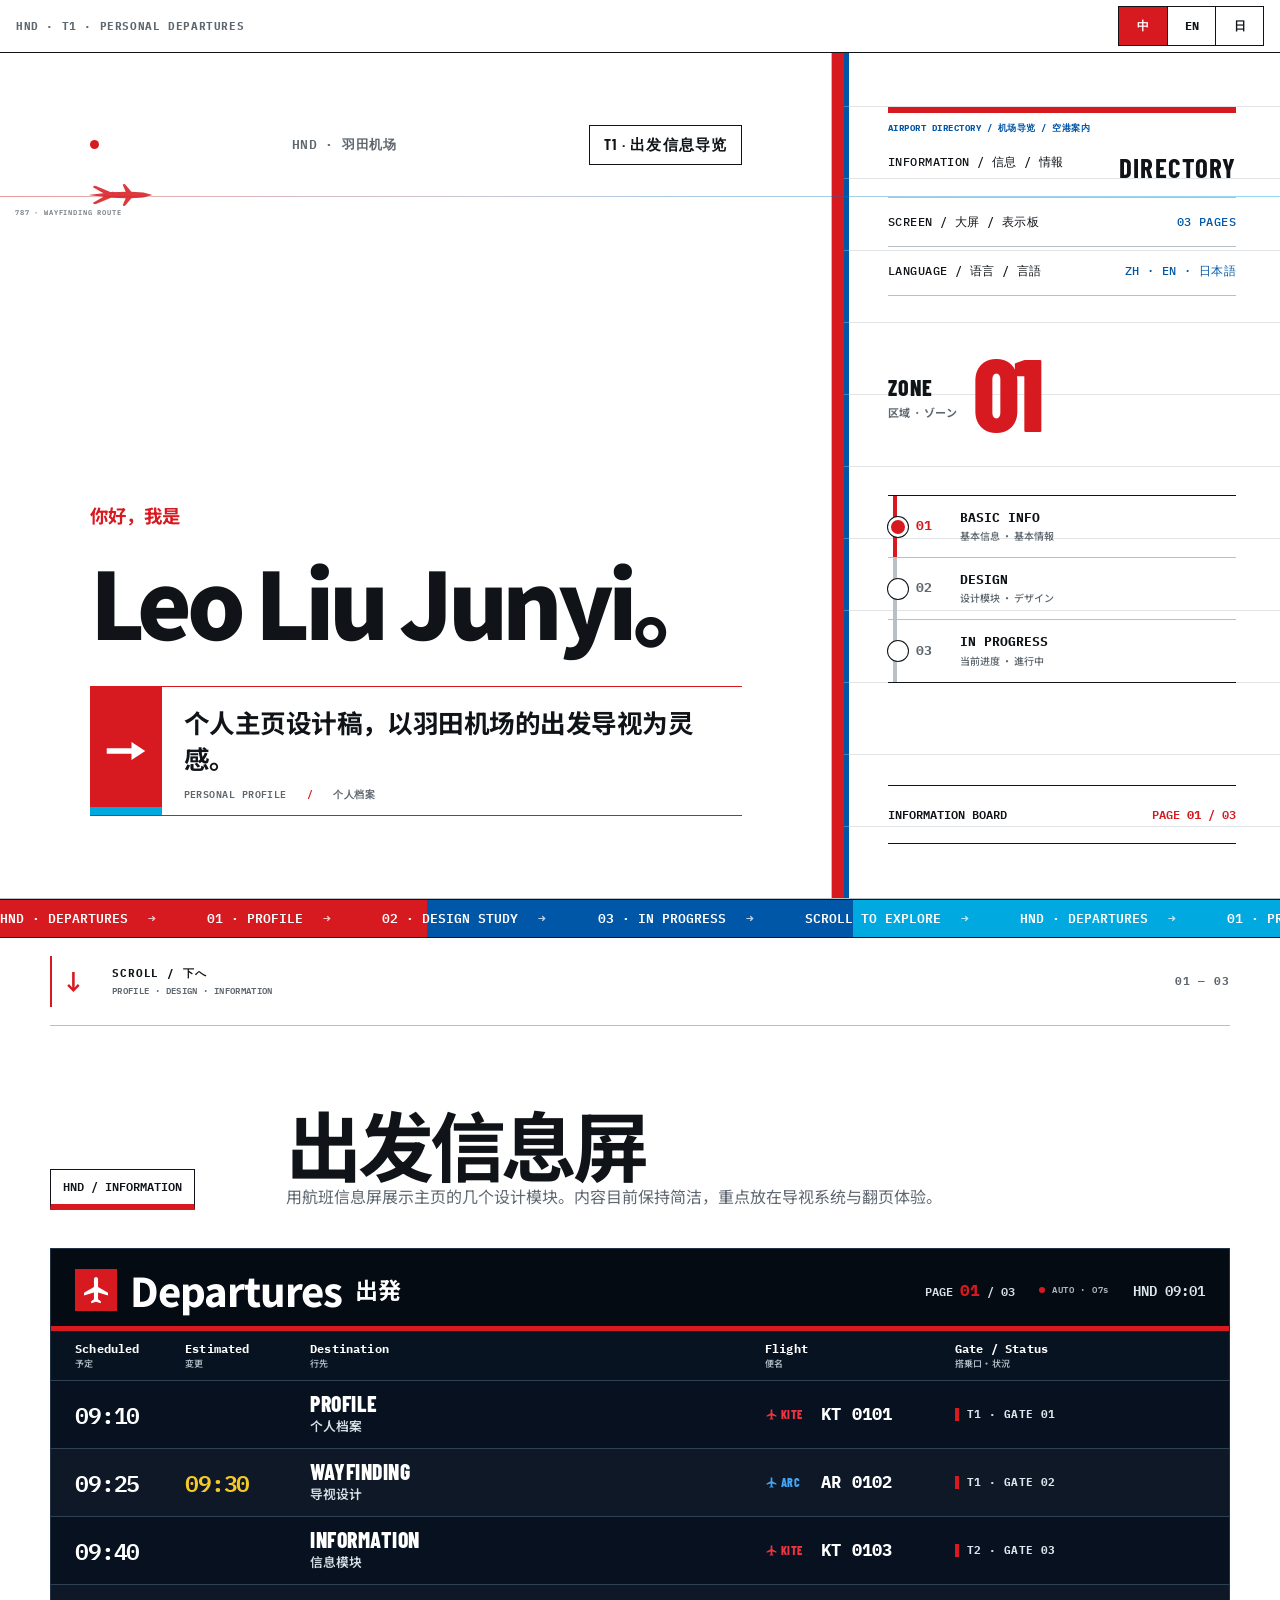
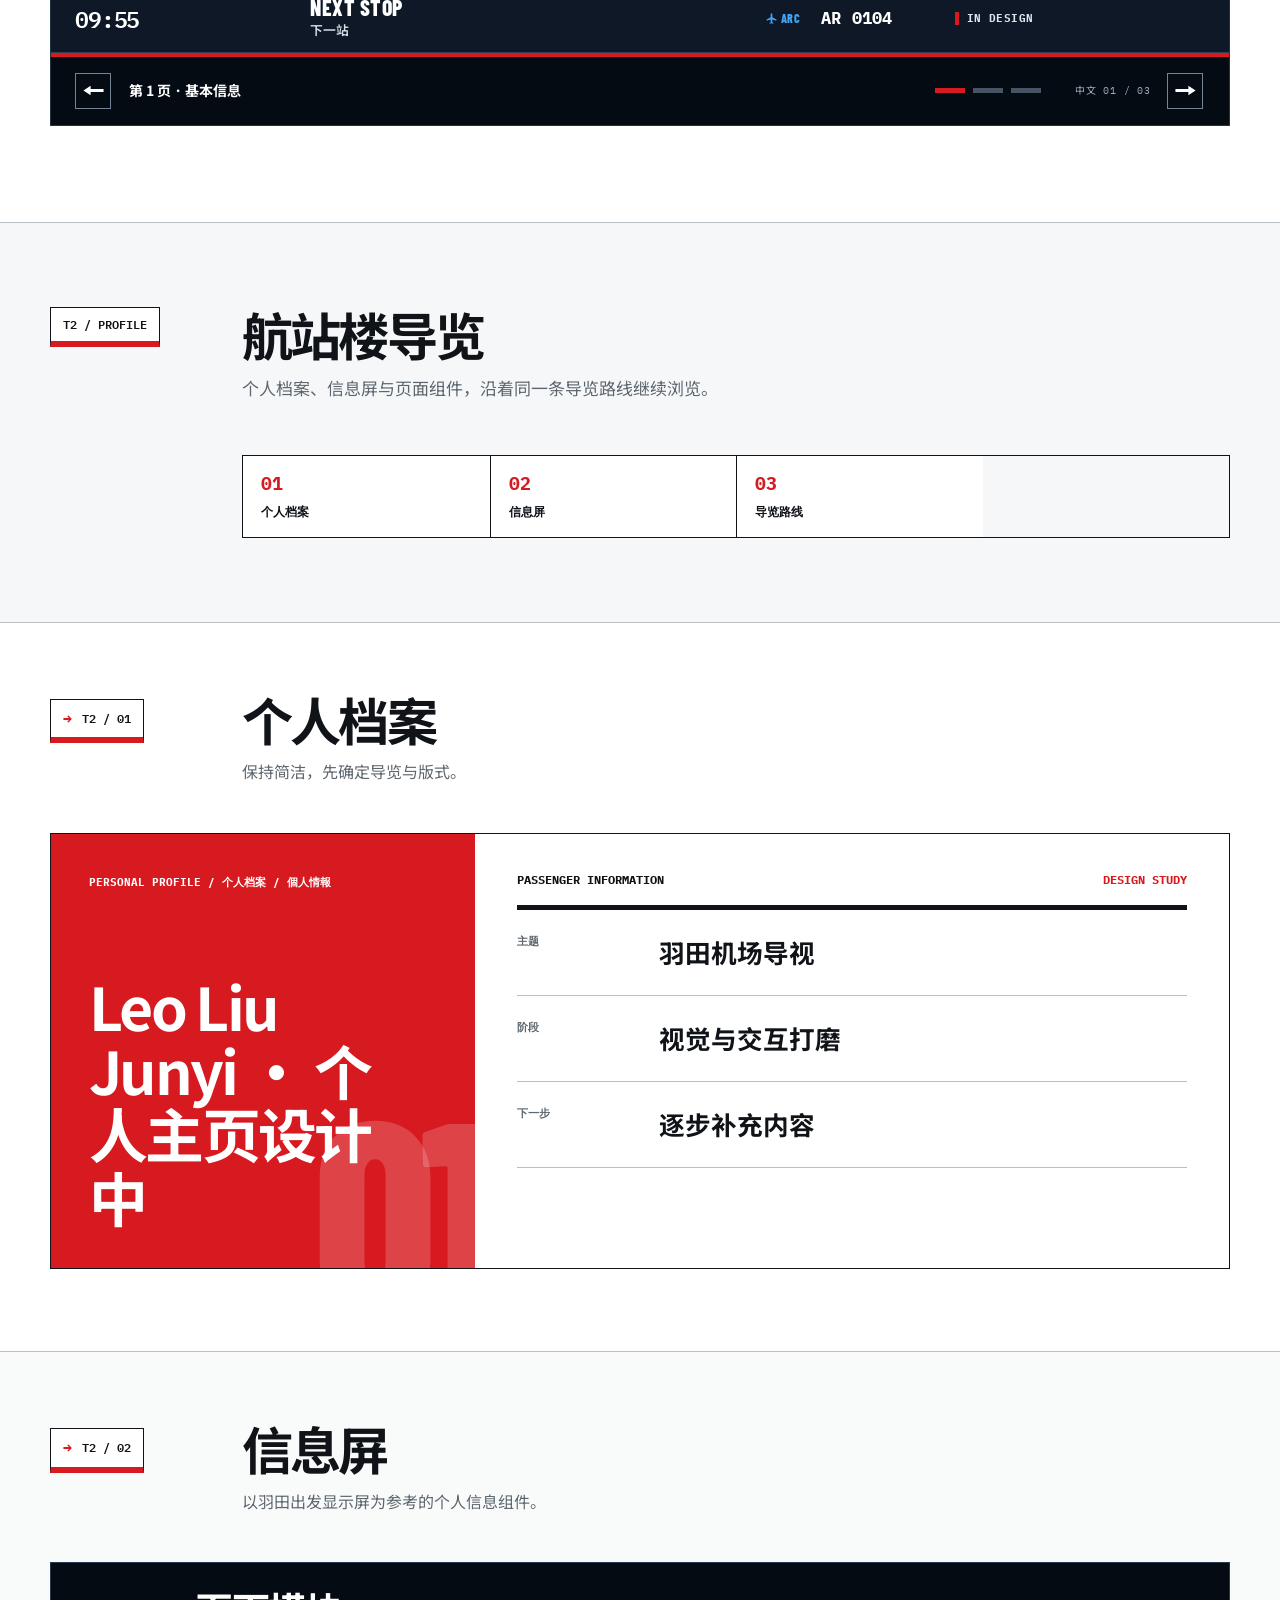
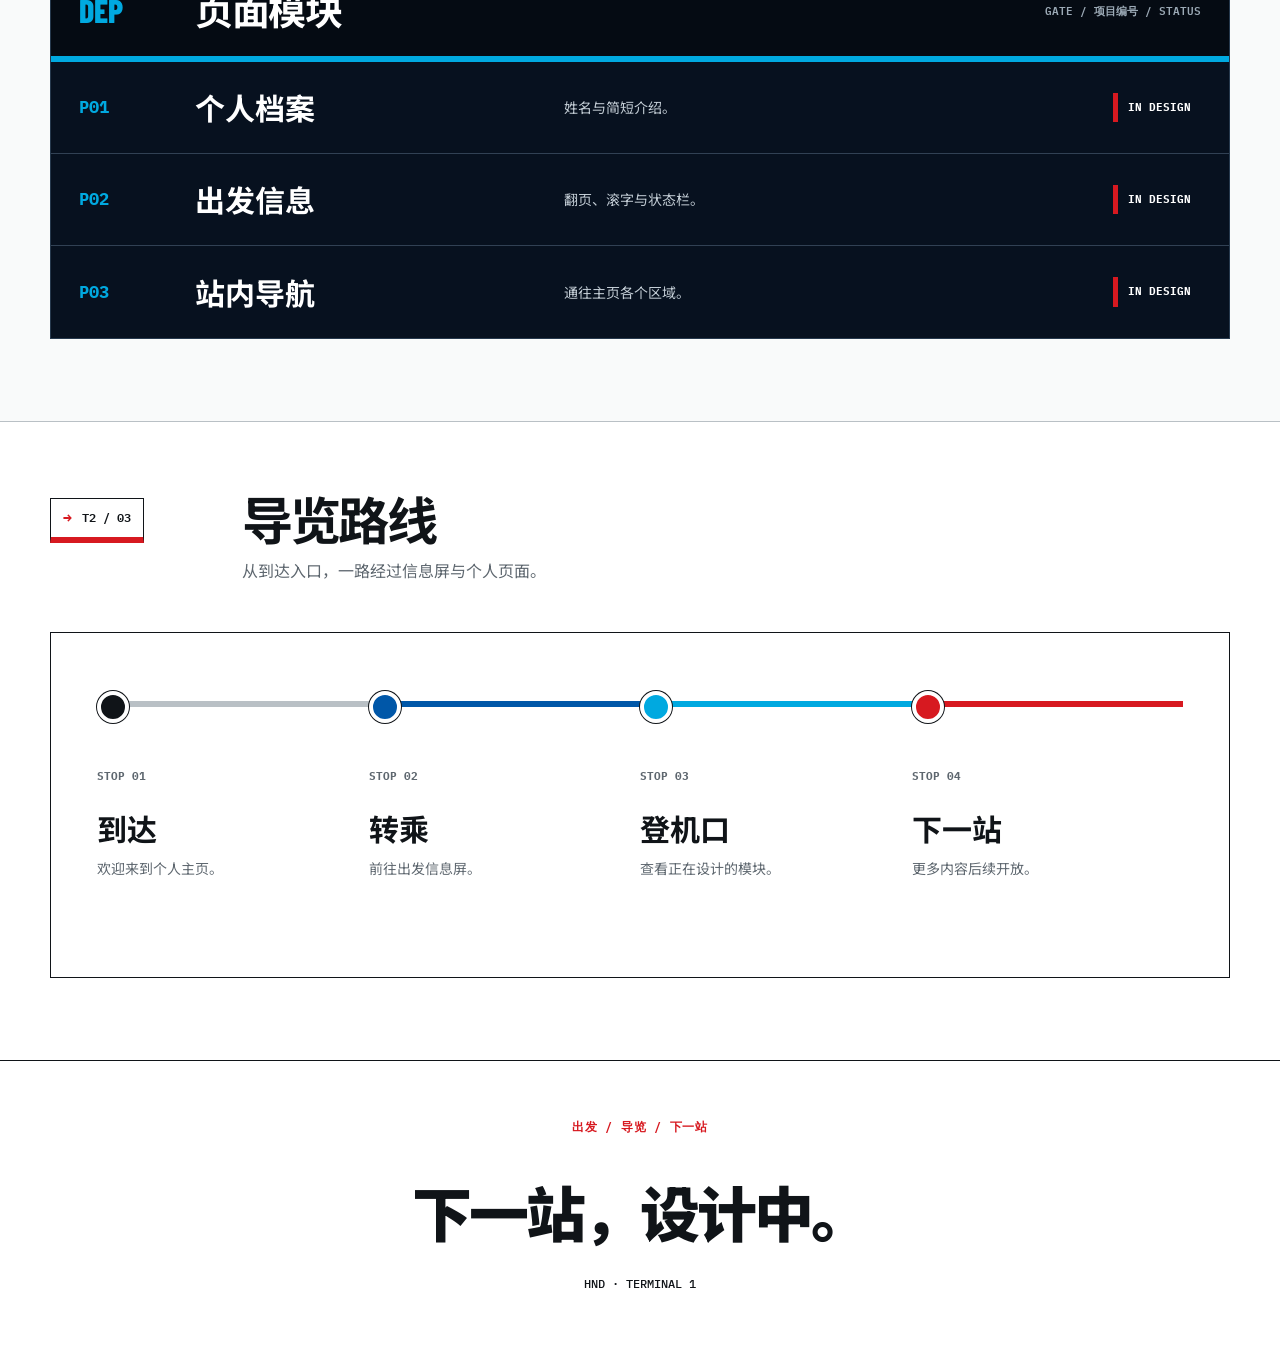
<file: index.html>
<!doctype html>
<html lang="zh-CN" data-ui-lang="zh">
<head>
  <meta charset="utf-8" />
  <meta name="viewport" content="width=device-width, initial-scale=1, viewport-fit=cover" />
  <meta name="color-scheme" content="light dark" />
  <meta name="theme-color" content="#eef1f2" media="(prefers-color-scheme: light)" />
  <meta name="theme-color" content="#101820" media="(prefers-color-scheme: dark)" />
  <link rel="icon" href="data:," />
  <meta name="description" content="Leo Liu Junyi — personal site about web engineering, software architecture, and LLM applications." />
  <meta property="og:title" content="Leo Liu Junyi — Personal Site" />
  <meta property="og:description" content="Web engineering, software architecture, and LLM applications." />
  <title>Leo Liu Junyi — 个人主页</title>
  <link rel="stylesheet" href="./assets/css/site.css" />
</head>
<body>
  <a class="skip" href="#main">跳到正文</a>

  <span class="scroll-flight-track" aria-hidden="true"></span>
  <div class="scroll-flight" aria-hidden="true">
    <svg class="boeing-787" viewBox="0 0 240 100" focusable="false">
      <path d="M228 50 198 42 158 39 139 17Q134 11 129 16l10 23-49 2-48-20q-9-4-12 3l35 20-38 4-12 2 12 2 38 4-35 20q3 7 12 3l48-20 49 2-10 23q5 5 10-1l19-22 40-3z"/>
      <path d="M96 39q-8-1-11 6l-3 5h21l3-5q-2-5-10-6zm48 0q8-1 11 6l3 5h-21l-3-5q2-5 10-6z"/>
    </svg>
    <span class="scroll-flight-label">787 · WAYFINDING ROUTE</span>
  </div>

  <main id="main">
    <div class="site-tools">
      <span class="site-route">HND · T1 · PERSONAL DEPARTURES</span>
      <div class="lang-switch" role="group" aria-label="语言选择">
        <button type="button" data-lang="zh" aria-pressed="true" aria-label="中文">中</button>
        <button type="button" data-lang="en" aria-pressed="false" aria-label="English">EN</button>
        <button type="button" data-lang="ja" aria-pressed="false" aria-label="日本語">日</button>
      </div>
    </div>
    <div class="wrap masthead">
      <section class="intro" aria-labelledby="intro-title">
        <div class="topline">
          <span>WEB · SYSTEMS · AI</span>
          <span class="terminal">T1&nbsp;&nbsp;·&nbsp;&nbsp;DIRECTORY / 导览 / ご案内</span>
        </div>
        <div class="hero-copy">
          <h1 id="intro-title">
            <span class="hello" id="hero-greeting">你好，我是</span>
            <span class="name-zh" lang="zh-CN">Leo Liu Junyi。</span>
          </h1>
          <div class="trilingual-lede" aria-label="一句话介绍 / One-line introduction / 一言プロフィール">
            <span class="lede-route" aria-hidden="true"><svg class="wide-arrow" viewBox="0 0 64 32" focusable="false"><path d="M4 12h36V3l20 13-20 13v-9H4z"/></svg></span>
            <div class="lede-copy">
              <p class="lede-primary" id="hero-lede">我在构建实用的 Web 应用，也喜欢探索软件系统与大语言模型。</p>
              <p class="lede-meta" id="hero-meta"><span>PERSONAL PROFILE</span><span>个人档案</span></p>
            </div>
          </div>
          <p class="lede"><strong>Web engineering · Software systems · LLM applications</strong><br />Selected public repositories and areas I am exploring.</p>
        </div>
      </section>

      <aside class="poster" aria-label="机场与铁路导视风格的信息目录">
        <div class="poster-board">
          <div class="board-row"><span>INFORMATION / 信息 / 情報</span><strong>DIRECTORY</strong></div>
          <div class="board-row"><span>SCREEN / 大屏 / 表示板</span><span>03 PAGES</span></div>
          <div class="board-row"><span>LANGUAGE / 语言 / 言語</span><span>ZH · EN · 日本語</span></div>
        </div>
        <div class="gate-mark">
          <div class="gate-code"><span>ZONE<small>区域 · ゾーン</small></span><strong>01</strong></div>
        </div>
        <nav class="route-map" aria-label="信息大屏分页 / Information board pages / 情報表示ページ">
          <a class="route-stop is-current" href="#flight-board" data-board-page="0"><b>01</b><span>BASIC INFO<small>基本信息 · 基本情報</small></span></a>
          <a class="route-stop" href="#flight-board" data-board-page="1"><b>02</b><span>INTERESTS<small>兴趣 · 興味</small></span></a>
          <a class="route-stop" href="#flight-board" data-board-page="2"><b>03</b><span>NOW<small>最近 · 最近</small></span></a>
        </nav>
        <div class="poster-note"><span>INFORMATION BOARD</span><span>PAGE <b id="poster-page">01</b> / 03</span></div>
      </aside>
    </div>

    <div class="stripe" role="region" aria-label="页面导览信息">
      <div class="stripe-track">
        <div class="stripe-group">
          <span>HND · DEPARTURES</span><span>01 · PROFILE</span><span>02 · DESIGN STUDY</span><span>03 · IN PROGRESS</span><span>SCROLL TO EXPLORE</span>
        </div>
        <div class="stripe-group" aria-hidden="true">
          <span>HND · DEPARTURES</span><span>01 · PROFILE</span><span>02 · DESIGN STUDY</span><span>03 · IN PROGRESS</span><span>SCROLL TO EXPLORE</span>
        </div>
      </div>
    </div>

    <div class="wayfinding-cue" aria-label="向下浏览">
      <span class="wayfinding-cue-arrow" aria-hidden="true">↓</span>
      <span class="wayfinding-cue-copy"><strong>SCROLL / 下へ</strong><small>PROFILE · DESIGN · INFORMATION</small></span>
      <span class="wayfinding-cue-index">01 — 03</span>
    </div>

    <section class="wrap section flight-section" aria-labelledby="flight-title">
      <div class="flight-intro">
        <span class="index" id="flight-kicker">HND / INFORMATION</span>
        <div>
          <h2 id="flight-title">个人信息大屏</h2>
          <p id="flight-intro-copy">把基本信息、兴趣和近况收进一块屏幕。可手动翻页，屏内文字会按中、英、日轮番切换。</p>
        </div>
      </div>
      <div class="flight-board" id="flight-board" aria-label="羽田机场出发信息屏风格的个人资料大屏，每七秒自动翻页">
        <div class="flight-board-head">
          <div class="flight-board-title">
            <span class="departure-icon" aria-hidden="true">
              <svg viewBox="0 0 24 24" focusable="false" role="presentation" aria-hidden="true">
                <path d="M12 2.25c-.9 0-1.55.72-1.55 1.62v5.8L3 14.02v2.1l7.45-2.22v5.02l-2.08 1.45v1.54L12 20.84l3.63 1.07v-1.54l-2.08-1.45V13.9L21 16.12v-2.1l-7.45-4.35v-5.8c0-.9-.65-1.62-1.55-1.62Z"/>
              </svg>
            </span>
            <strong>Departures</strong>
            <span>出発</span>
          </div>
          <div class="flight-head-meta">
            <span class="board-page-count">PAGE <b>01</b> / 03</span>
            <span class="board-auto-indicator"><i aria-hidden="true"></i>AUTO · 07s</span>
            <time class="flight-clock" datetime="">HND&nbsp;&nbsp;16:07</time>
          </div>
        </div>
        <div class="flight-columns" aria-hidden="true">
          <span><b>Scheduled</b><small>予定</small></span>
          <span><b>Estimated</b><small>変更</small></span>
          <span><b>Destination</b><small>行先</small></span>
          <span><b>Flight</b><small>便名</small></span>
          <span><b>Gate / Status</b><small>搭乗口・状況</small></span>
        </div>
        <div class="flight-rows" aria-live="polite"></div>
        <div class="flight-message">
          <button class="board-control board-prev" type="button" aria-label="上一页"><svg class="wide-arrow reverse" viewBox="0 0 64 32" focusable="false"><path d="M4 12h36V3l20 13-20 13v-9H4z"/></svg></button>
          <span class="flight-message-text">01 / 03 · 基本情報</span>
          <div class="board-pager" aria-label="选择信息页">
            <button type="button" data-page="0" aria-pressed="true" aria-label="第 1 页"></button>
            <button type="button" data-page="1" aria-pressed="false" aria-label="第 2 页"></button>
            <button type="button" data-page="2" aria-pressed="false" aria-label="第 3 页"></button>
          </div>
          <span class="flight-language">中文&nbsp;&nbsp;01 / 03</span>
          <button class="board-control board-next" type="button" aria-label="下一页"><svg class="wide-arrow" viewBox="0 0 64 32" focusable="false"><path d="M4 12h36V3l20 13-20 13v-9H4z"/></svg></button>
        </div>
      </div>
    </section>

    <section class="wrap section template-suite" aria-labelledby="template-suite-title">
      <div class="template-suite-head">
        <span class="index">T2 / PROFILE</span>
        <div class="template-suite-copy">
          <h2 id="template-suite-title" data-tpl="suiteTitle">继续浏览</h2>
          <p data-tpl="suiteIntro">从个人简介到项目与探索，沿着同一条信息路线继续浏览。</p>
        </div>
      </div>
      <nav class="template-nav" aria-label="页面导航">
        <a href="#template-profile" data-number="01" data-tpl="navProfile">人物档案</a>
        <a href="#template-projects" data-number="02" data-tpl="navProjects">项目看板</a>
        <a href="#template-timeline" data-number="03" data-tpl="navTimeline">路线时间轴</a>
      </nav>
    </section>

    <div id="template-pages"></div>
  </main>

  <footer data-route="检票口  →  换乘  →  出口">
    <p>下一站，等你填写。</p>
    <small>LEO LIU JUNYI · GITHUB</small>
  </footer>

  <!-- Content and interaction stay in small files so the design is easy to tune. -->
  <script src="./assets/js/content.js" defer></script>
  <script src="./assets/js/site.js" defer></script>
</body>
</html>
</file>
<file: assets/css/site.css>
@import url('https://fonts.googleapis.com/css2?family=Barlow+Condensed:wght@500;600;700;800&family=IBM+Plex+Mono:wght@400;500;600&family=Noto+Sans+JP:wght@400;500;700;900&family=Noto+Sans+SC:wght@400;500;700;900&display=swap');

    :root {
      color-scheme: light dark;
      --bg: #f6f7f8;
      --surface: #ffffff;
      --ink: #101418;
      --muted: #5e676f;
      --line: #b9c0c5;
      --accent: #d71920;
      --accent-ink: #ffffff;
      --blue: #0057a8;
      --blue-bright: #00a9e0;
      --board: #11161a;
      --board-ink: #ffffff;
      --signal: #d71920;
      --theme: #d71920;
      --theme-ink: #ffffff;
      --shadow: rgba(16, 20, 24, .14);
    }

    html[data-ui-lang="zh"] { --theme: #d71920; --theme-ink: #ffffff; }
    html[data-ui-lang="en"] { --theme: #0057a8; --theme-ink: #ffffff; }
    html[data-ui-lang="ja"] { --theme: #00a9e0; --theme-ink: #06233b; }

    @media (prefers-color-scheme: dark) {
      :root {
        --bg: #101417;
        --surface: #181d21;
        --ink: #f5f7f8;
        --muted: #bcc3c8;
        --line: #596168;
        --accent: #ee3341;
        --accent-ink: #ffffff;
        --blue: #3f8fd2;
        --blue-bright: #36c5ed;
        --board: #070a0c;
        --board-ink: #ffffff;
        --signal: #ee3341;
        --theme: #ee3341;
        --theme-ink: #ffffff;
        --shadow: rgba(0, 0, 0, .34);
      }
      html[data-ui-lang="zh"] { --theme: #ee3341; --theme-ink: #ffffff; }
      html[data-ui-lang="en"] { --theme: #3f8fd2; --theme-ink: #071017; }
      html[data-ui-lang="ja"] { --theme: #36c5ed; --theme-ink: #071017; }
    }

    * { box-sizing: border-box; }
    html { scroll-behavior: smooth; }
    body {
      margin: 0;
      min-width: 320px;
      background: var(--bg);
      color: var(--ink);
      font-family: "Noto Sans SC", sans-serif;
      line-height: 1.6;
      overflow-x: hidden;
    }
    html[lang="ja"] body { font-family: "Noto Sans JP", "Noto Sans SC", sans-serif; }
    a { color: inherit; }
    button { font: inherit; }
    ::selection { background: var(--theme); color: var(--theme-ink); }

    .lang-switch {
      display: inline-flex;
      justify-self: end;
      border: 1px solid var(--ink);
      background: var(--surface);
    }
    .lang-switch button {
      min-width: 38px;
      min-height: 34px;
      padding: 6px 9px;
      border: 0;
      border-left: 1px solid var(--ink);
      background: transparent;
      color: var(--ink);
      cursor: pointer;
      font: 700 12px/1 "IBM Plex Mono", monospace;
    }
    .lang-switch button:first-child { border-left: 0; }
    .lang-switch button[aria-pressed="true"] { background: var(--theme); color: var(--theme-ink); }
    .lang-switch button:focus-visible { outline: 3px solid var(--theme); outline-offset: 3px; }

    .skip {
      position: fixed;
      top: 8px;
      left: 8px;
      z-index: 100;
      padding: 8px 12px;
      background: var(--ink);
      color: var(--bg);
      transform: translateY(-160%);
    }
    .skip:focus { transform: translateY(0); }

    .wrap {
      width: min(1180px, calc(100% - 48px));
      margin: 0 auto;
    }

    .masthead {
      min-height: 92svh;
      display: grid;
      grid-template-columns: minmax(0, 1.22fr) minmax(320px, .78fr);
      align-items: stretch;
      border-left: 1px solid var(--line);
      border-right: 1px solid var(--line);
    }

    .intro {
      padding: 54px clamp(28px, 6vw, 88px) 66px;
      display: flex;
      flex-direction: column;
      justify-content: space-between;
      min-height: 720px;
      background:
        linear-gradient(90deg, transparent calc(100% - 1px), var(--line) calc(100% - 1px));
    }

    .topline {
      display: grid;
      grid-template-columns: auto 1fr auto;
      align-items: center;
      gap: 14px;
      font: 600 13px/1.3 "IBM Plex Mono", monospace;
      color: var(--muted);
      letter-spacing: .035em;
    }
    .topline::before {
      content: "";
      width: 11px;
      height: 11px;
      border-radius: 50%;
      background: var(--signal);
      box-shadow: 0 0 0 4px color-mix(in srgb, var(--signal) 16%, transparent);
    }
    .topline .terminal {
      padding: 6px 9px;
      background: var(--ink);
      color: var(--bg);
      font-family: "Barlow Condensed", sans-serif;
      font-size: 15px;
      font-weight: 700;
      letter-spacing: .08em;
    }

    h1 {
      margin: 56px 0 28px;
      max-width: 760px;
      font-size: clamp(54px, 8.2vw, 116px);
      line-height: .92;
      letter-spacing: -.06em;
      font-weight: 900;
    }
    h1 .hello {
      display: flex;
      align-items: center;
      gap: 16px;
      color: var(--blue);
      font-size: .43em;
      letter-spacing: -.035em;
      margin-bottom: 20px;
    }
    h1 .hello::after {
      content: "";
      display: block;
      width: 72px;
      height: 7px;
      background: var(--accent);
    }

    .rail-guide {
      display: grid;
      grid-template-columns: 58px repeat(3, minmax(0, 1fr));
      margin: 0 0 30px;
      max-width: 620px;
      background: var(--blue);
      color: #fff;
      border-bottom: 8px solid var(--accent);
      font: 700 13px/1.2 "IBM Plex Mono", monospace;
    }
    .rail-guide > span {
      min-height: 58px;
      padding: 10px 12px;
      display: flex;
      flex-direction: column;
      justify-content: center;
      border-left: 1px solid rgba(255,255,255,.48);
    }
    .rail-guide .rail-arrow {
      align-items: center;
      border-left: 0;
      background: var(--accent);
      color: var(--accent-ink);
      font: 800 38px/1 "Barlow Condensed", sans-serif;
    }
    .rail-guide b { color: var(--accent); }
    .rail-guide small { margin-top: 4px; font: 500 10px/1 "Noto Sans SC", sans-serif; opacity: .82; }

    .lede {
      margin: 0;
      max-width: 620px;
      font-size: clamp(20px, 2.25vw, 30px);
      line-height: 1.55;
      letter-spacing: -.02em;
    }
    .lede strong { font-weight: 700; }

    .jump {
      display: flex;
      flex-wrap: wrap;
      margin-top: 56px;
      border-top: 1px solid var(--ink);
      border-bottom: 1px solid var(--ink);
    }
    .jump a {
      display: flex;
      align-items: center;
      justify-content: space-between;
      gap: 18px;
      min-width: 150px;
      text-decoration: none;
      padding: 11px 14px;
      border-right: 1px solid var(--ink);
      font: 600 13px/1.2 "IBM Plex Mono", monospace;
      transition: background .2s, color .2s;
    }
    .jump a::after { content: "→"; display: grid; place-items: center; width: 28px; height: 28px; background: var(--blue); color: #fff; font-size: 20px; line-height: 1; }
    .jump a:hover, .jump a:focus-visible { background: var(--accent); color: var(--accent-ink); }

    .poster {
      position: relative;
      overflow: hidden;
      min-height: 720px;
      background: var(--board);
      color: var(--board-ink);
      isolation: isolate;
    }
    .poster::before {
      content: "";
      position: absolute;
      inset: 0;
      background: repeating-linear-gradient(0deg, transparent 0 47px, rgba(255,255,255,.055) 47px 48px);
      pointer-events: none;
    }
    .poster::after {
      content: "";
      position: absolute;
      left: 50%;
      bottom: -12%;
      width: 76px;
      height: 70%;
      transform: translateX(-50%) perspective(400px) rotateX(15deg);
      border-left: 2px solid rgba(255,255,255,.7);
      border-right: 2px solid rgba(255,255,255,.7);
      background: repeating-linear-gradient(0deg, transparent 0 34px, var(--accent) 34px 50px, transparent 50px 78px);
      opacity: .78;
      z-index: -1;
    }
    .poster-board {
      position: absolute;
      inset: 40px 32px auto;
      border-top: 8px solid var(--accent);
      background: rgba(0,0,0,.19);
    }
    .board-row {
      display: grid;
      grid-template-columns: 1fr auto;
      gap: 20px;
      padding: 15px 2px;
      border-bottom: 1px solid rgba(255,255,255,.3);
      font: 500 12px/1.35 "IBM Plex Mono", monospace;
      letter-spacing: .035em;
    }
    .board-row strong {
      font-family: "Barlow Condensed", sans-serif;
      font-size: 27px;
      line-height: 1;
      letter-spacing: .04em;
    }
    .board-row span:last-child { text-align: right; color: var(--accent); }
    .gate-mark {
      position: absolute;
      left: 32px;
      right: 32px;
      top: 245px;
      display: grid;
      grid-template-columns: minmax(0, 1fr) 64px;
      align-items: start;
      gap: 24px;
    }
    .gate-code {
      font: 800 clamp(88px, 13vw, 154px)/.8 "Barlow Condensed", sans-serif;
      letter-spacing: -.055em;
    }
    .direction-arrow {
      width: 84px;
      height: 84px;
      display: grid;
      place-items: center;
      background: var(--accent);
      color: var(--accent-ink);
      font: 600 65px/.8 "Barlow Condensed", sans-serif;
    }
    .poster-note {
      position: absolute;
      left: 32px;
      right: 32px;
      bottom: 42px;
      padding: 15px 0;
      border-top: 1px solid rgba(255,255,255,.52);
      border-bottom: 1px solid rgba(255,255,255,.52);
      display: flex;
      justify-content: space-between;
      gap: 24px;
      font: 600 12px/1.45 "IBM Plex Mono", monospace;
      text-transform: uppercase;
    }
    .poster-note span:last-child { text-align: right; color: var(--accent); }

    .stripe {
      border-top: 1px solid var(--ink);
      border-bottom: 1px solid var(--ink);
      background: var(--accent);
      color: var(--accent-ink);
      overflow: hidden;
      white-space: nowrap;
    }
    .stripe-track {
      display: inline-flex;
      gap: 28px;
      align-items: center;
      min-width: max-content;
      padding: 11px 0;
      font: 600 13px/1 "IBM Plex Mono", monospace;
      animation: ticker 26s linear infinite;
    }
    .stripe-track span::after { content: "→"; margin-left: 28px; }
    @keyframes ticker { to { transform: translateX(-50%); } }

    .section {
      border-left: 1px solid var(--line);
      border-right: 1px solid var(--line);
      padding: 110px clamp(24px, 5vw, 72px);
    }
    .section + .section { border-top: 1px solid var(--line); }
    .section-head {
      display: grid;
      grid-template-columns: 160px 1fr;
      gap: 42px;
      align-items: start;
      margin-bottom: 64px;
    }
    .index {
      display: inline-flex;
      align-items: center;
      gap: 10px;
      width: max-content;
      padding: 6px 9px;
      background: var(--blue);
      color: #fff;
      border-bottom: 5px solid var(--accent);
      font: 600 12px/1.3 "IBM Plex Mono", monospace;
    }
    .index::before { content: "●"; color: var(--accent); font-size: 9px; }
    h2 {
      margin: -10px 0 0;
      max-width: 820px;
      font-size: clamp(38px, 6vw, 76px);
      line-height: 1.08;
      letter-spacing: -.055em;
    }

    .modes {
      display: grid;
      grid-template-columns: 1fr 1fr;
      border: 1px solid var(--ink);
      box-shadow: 9px 9px 0 var(--shadow);
    }
    .mode {
      min-height: 360px;
      padding: clamp(28px, 4vw, 54px);
      display: flex;
      flex-direction: column;
      justify-content: space-between;
    }
    .mode + .mode { border-left: 1px solid var(--ink); }
    .mode.work { background: var(--surface); }
    .mode.life { background: var(--blue); color: #fff; }
    .mode-num {
      display: flex;
      align-items: center;
      justify-content: space-between;
      padding-bottom: 13px;
      border-bottom: 1px solid currentColor;
      font: 600 13px/1 "IBM Plex Mono", monospace;
      opacity: .85;
    }
    .mode-num::after { content: attr(data-status); color: var(--accent); }
    .mode h3 {
      margin: 52px 0 18px;
      font-size: clamp(36px, 5vw, 62px);
      line-height: 1;
      letter-spacing: -.05em;
    }
    .mode p { margin: 0; max-width: 420px; font-size: 18px; }

    .topics {
      list-style: none;
      padding: 0;
      margin: 0;
      border: 1px solid var(--ink);
      background: var(--board);
      color: var(--board-ink);
      box-shadow: 9px 9px 0 var(--accent);
    }
    .topic {
      display: grid;
      grid-template-columns: 64px minmax(160px, .7fr) 1fr auto;
      gap: 24px;
      padding: 27px 28px;
      border-bottom: 1px solid rgba(255,255,255,.25);
      align-items: baseline;
    }
    .topic:last-child { border-bottom: 0; }
    .topic::after {
      content: "→";
      display: grid;
      place-items: center;
      width: 34px;
      height: 34px;
      background: var(--accent);
      color: var(--accent-ink);
      font: 700 24px/1 "Barlow Condensed", sans-serif;
    }
    .topic-num { font: 600 12px/1 "IBM Plex Mono", monospace; color: #9dc7e7; }
    .topic h3 { margin: 0; font-size: clamp(24px, 3vw, 38px); letter-spacing: -.035em; }
    .topic p { margin: 0; color: #c8d1d6; font-size: 17px; }

    .about-grid {
      display: grid;
      grid-template-columns: .75fr 1.25fr;
      gap: clamp(48px, 9vw, 120px);
      align-items: start;
    }
    .mini-card {
      position: sticky;
      top: 28px;
      background: var(--accent);
      color: var(--accent-ink);
      padding: 28px 32px 34px;
      box-shadow: 10px 10px 0 var(--blue);
    }
    .mini-card::before {
      content: "ID  /  01";
      display: block;
      padding-bottom: 13px;
      margin-bottom: 48px;
      border-bottom: 2px dashed var(--accent-ink);
      font: 700 17px/1 "Barlow Condensed", sans-serif;
      letter-spacing: .08em;
    }
    .mini-card .mono { font: 600 12px/1.5 "IBM Plex Mono", monospace; opacity: .72; }
    .mini-card strong { display: block; margin-top: 16px; font-size: 36px; line-height: 1.15; letter-spacing: -.04em; }
    .facts { margin: 0; border-top: 3px solid var(--ink); }
    .fact {
      display: grid;
      grid-template-columns: 120px 1fr;
      gap: 24px;
      padding: 24px 0;
      border-bottom: 1px solid var(--line);
    }
    .fact dt { color: var(--muted); font: 600 13px/1.7 "IBM Plex Mono", monospace; }
    .fact dd { margin: 0; font-size: clamp(18px, 2.2vw, 26px); line-height: 1.5; }

    footer {
      border-top: 1px solid var(--ink);
      background: var(--blue);
      color: #fff;
      padding: 54px 24px max(58px, env(safe-area-inset-bottom));
      text-align: center;
    }
    footer::before {
      content: attr(data-route);
      display: block;
      margin-bottom: 28px;
      color: var(--accent);
      font: 600 12px/1.5 "IBM Plex Mono", monospace;
      letter-spacing: .06em;
    }
    footer p { margin: 0; font-size: clamp(28px, 5vw, 60px); font-weight: 900; letter-spacing: -.05em; }
    footer small { display: block; margin-top: 16px; font: 500 12px/1.5 "IBM Plex Mono", monospace; }

    /* Airport wayfinding palette and generous white space. */
    .wrap { width: min(1280px, calc(100% - 72px)); }
    .masthead { grid-template-columns: minmax(0, 1.3fr) minmax(360px, .7fr); min-height: 94svh; }
    .intro { min-height: 820px; padding: 72px clamp(38px, 7vw, 104px) 82px; }
    .topline { gap: 22px; }
    .topline::before { width: 9px; height: 9px; box-shadow: none; }
    .topline .terminal { padding: 9px 14px; background: var(--surface); color: var(--ink); border: 1px solid var(--ink); }
    .topline .terminal::after { content: "  ↗"; color: var(--accent); }
    .lang-switch { border-color: var(--line); }
    .lang-switch button { min-width: 44px; min-height: 38px; border-color: var(--line); }
    .lang-switch button[aria-pressed="true"] { background: var(--theme); color: var(--theme-ink); }

    .hero-copy { margin: 82px 0 0; }
    h1 { margin: 0 0 42px; max-width: 800px; font-size: clamp(52px, 7.2vw, 102px); line-height: .96; }
    h1 .hello {
      display: grid;
      grid-template-columns: repeat(3, auto);
      justify-content: start;
      gap: 10px 24px;
      margin-bottom: 28px;
      color: var(--ink);
      font: 600 .18em/1.35 "IBM Plex Mono", monospace;
      letter-spacing: .01em;
    }
    h1 .hello span { position: relative; white-space: nowrap; }
    h1 .hello span + span::before { content: "/"; margin-right: 24px; color: var(--line); }
    h1 .hello::after { content: none; }
    .name-stack { display: grid; gap: 2px; }
    .name-stack .name-zh { color: var(--ink); }
    .name-stack .name-en { color: var(--muted); font: 800 .37em/1.08 "Barlow Condensed", sans-serif; letter-spacing: .02em; }
    .name-stack .name-ja { color: var(--muted); font-size: .26em; line-height: 1.25; letter-spacing: -.025em; }
    html[data-ui-lang="zh"] .name-stack .name-zh,
    html[data-ui-lang="en"] .name-stack .name-en,
    html[data-ui-lang="ja"] .name-stack .name-ja { color: var(--theme); }

    .rail-guide { margin: 0 0 42px; max-width: 680px; background: var(--surface); color: var(--ink); border: 1px solid var(--ink); border-bottom: 0; }
    .rail-guide > span { min-height: 66px; padding: 13px 16px; border-left-color: var(--ink); border-bottom: 7px solid var(--blue); }
    .rail-guide > span:nth-child(3) { border-bottom-color: var(--blue-bright); }
    .rail-guide > span:nth-child(4) { border-bottom-color: var(--accent); }
    .rail-guide .rail-arrow { background: var(--ink); color: #fff; border-bottom-color: var(--ink); }
    .rail-guide b { color: var(--blue); }
    .rail-guide > span:nth-child(3) b { color: var(--blue-bright); }
    .rail-guide > span:nth-child(4) b { color: var(--accent); }
    .rail-guide small { opacity: .68; }

    .trilingual-lede {
      max-width: 680px;
      display: grid;
      grid-template-columns: 72px minmax(0, 1fr);
      border-top: 1px solid var(--ink);
      border-bottom: 1px solid var(--ink);
      background: var(--surface);
    }
    .lede-route {
      display: grid;
      place-items: center;
      min-height: 96px;
      background: var(--blue);
      color: #fff;
      font: 700 40px/1 "Barlow Condensed", sans-serif;
      box-shadow: inset 0 -8px 0 var(--blue-bright);
    }
    .lede-copy { padding: 17px 22px 15px; }
    .trilingual-lede p { margin: 0; }
    .lede-primary { font-size: clamp(20px, 2vw, 28px); line-height: 1.4; font-weight: 700; letter-spacing: -.02em; }
    .lede-meta {
      display: flex;
      flex-wrap: wrap;
      gap: 8px 20px;
      margin-top: 10px !important;
      color: var(--muted);
      font: 600 10px/1.4 "IBM Plex Mono", monospace;
      letter-spacing: .045em;
    }
    .lede-meta span + span::before { content: "/"; margin-right: 20px; color: var(--accent); }
    .lede { display: none; }

    .jump { margin-top: 58px; border-color: var(--line); }
    .jump a { min-width: 178px; padding: 14px 16px; border-color: var(--line); background: var(--surface); }
    .jump a::after { width: 34px; height: 34px; background: transparent; color: var(--ink); border: 1px solid var(--ink); font-size: 24px; }
    .jump a:nth-child(2)::after { color: var(--accent); border-color: var(--accent); }
    .jump a:hover, .jump a:focus-visible { background: var(--ink); color: #fff; }
    .jump a:hover::after, .jump a:focus-visible::after { color: #fff; border-color: #fff; }

    .poster {
      min-height: 820px;
      background: var(--surface);
      color: var(--ink);
      border-left: 12px solid var(--blue);
      box-shadow: inset 5px 0 0 var(--blue-bright);
    }
    .poster::before { background: repeating-linear-gradient(0deg, transparent 0 71px, color-mix(in srgb, var(--line) 42%, transparent) 71px 72px); }
    .poster::after { content: none; }
    .poster-board { inset: 54px 44px auto; border-top: 6px solid var(--accent); background: transparent; }
    .poster-board::before {
      content: "PERSONAL LINE  /  个人路线  /  パーソナルライン";
      display: block;
      padding: 9px 0 4px;
      color: var(--blue);
      font: 700 9px/1.3 "IBM Plex Mono", monospace;
      letter-spacing: .055em;
    }
    .board-row { padding: 16px 0; border-bottom-color: var(--line); }
    .board-row span:last-child { color: var(--blue); }
    .gate-mark { left: 44px; right: 44px; top: 302px; align-items: center; }
    .gate-code { min-width: 0; display: flex; align-items: flex-end; gap: 16px; color: var(--ink); letter-spacing: -.035em; }
    .gate-code > span { padding-bottom: 10px; font: 800 22px/1 "Barlow Condensed", sans-serif; letter-spacing: .04em; }
    .gate-code strong { color: var(--blue); font: 800 clamp(82px, 8vw, 116px)/.72 "Barlow Condensed", sans-serif; letter-spacing: -.055em; }
    .gate-code small { display: block; margin-top: 8px; font: 700 11px/1.2 "Noto Sans JP", sans-serif; letter-spacing: .02em; color: var(--muted); white-space: nowrap; }
    .direction-arrow { width: 64px; height: 64px; background: var(--blue-bright); color: #06233b; font-size: 50px; }
    .route-map {
      position: absolute;
      left: 44px;
      right: 44px;
      top: 442px;
      display: grid;
      gap: 0;
      border-top: 1px solid var(--ink);
      border-bottom: 1px solid var(--ink);
    }
    .route-stop {
      position: relative;
      display: grid;
      grid-template-columns: 44px 1fr;
      align-items: center;
      min-height: 62px;
      padding: 9px 0 9px 28px;
      border-bottom: 1px solid var(--line);
      font: 700 13px/1.1 "IBM Plex Mono", monospace;
    }
    .route-stop:last-child { border-bottom: 0; }
    .route-stop::before {
      content: "";
      position: absolute;
      left: 5px;
      top: 0;
      bottom: 0;
      width: 4px;
      background: var(--blue);
    }
    .route-stop:nth-child(2)::before { background: var(--blue-bright); }
    .route-stop:nth-child(3)::before { background: var(--accent); }
    .route-stop::after {
      content: "";
      position: absolute;
      left: 0;
      top: 50%;
      width: 14px;
      height: 14px;
      border: 3px solid var(--surface);
      border-radius: 50%;
      background: var(--blue);
      transform: translateY(-50%);
      box-shadow: 0 0 0 1px var(--ink);
    }
    .route-stop:nth-child(2)::after { background: var(--blue-bright); }
    .route-stop:nth-child(3)::after { background: var(--accent); }
    .route-stop b { color: var(--blue); }
    .route-stop:nth-child(2) b { color: var(--blue-bright); }
    .route-stop:nth-child(3) b { color: var(--accent); }
    .route-stop small { display: block; margin-top: 5px; color: var(--muted); font: 500 10px/1.2 "Noto Sans SC", sans-serif; }
    .poster-note { left: 44px; right: 44px; bottom: 54px; padding: 20px 0; border-color: var(--ink); }
    .poster-note span:last-child { color: var(--accent); }

    .stripe { background: linear-gradient(90deg, var(--blue) 0 30%, var(--blue-bright) 30% 52%, var(--accent) 52% 100%); color: #fff; border-color: var(--ink); }
    .stripe-track { gap: 44px; padding: 14px 0; }
    .stripe-track span::after { margin-left: 44px; }

    .section { padding: 148px clamp(34px, 7vw, 96px); }
    .section-head { grid-template-columns: 178px 1fr; gap: 58px; margin-bottom: 82px; }
    .index { padding: 9px 12px; background: var(--surface); color: var(--ink); border: 1px solid var(--ink); border-bottom: 6px solid var(--blue); }
    .index::before { content: "→"; color: var(--accent); font-size: 15px; }
    h2 { max-width: 880px; }

    .modes { box-shadow: 12px 12px 0 var(--blue); }
    .mode { min-height: 430px; padding: clamp(38px, 5vw, 66px); }
    .mode.life { background: var(--accent); color: #fff; }
    .mode-num::after { color: currentColor; }
    .mode h3::after { content: "  →"; color: var(--blue); font-family: "Barlow Condensed", sans-serif; }
    .mode.life h3::after { color: #fff; }

    .topics { background: var(--surface); color: var(--ink); box-shadow: 12px 12px 0 var(--accent); }
    .topic { grid-template-columns: 72px minmax(190px, .7fr) 1fr auto; gap: 34px; padding: 34px 36px; border-bottom-color: var(--line); }
    .topic::after { width: 42px; height: 42px; background: var(--ink); color: #fff; }
    .topic:nth-child(2)::after { background: var(--blue); }
    .topic:nth-child(3)::after { background: var(--accent); }
    .topic-num { color: var(--blue); }
    .topic p { color: var(--muted); }

    .about-grid { grid-template-columns: .68fr 1.32fr; gap: clamp(70px, 11vw, 150px); }
    .mini-card { background: var(--surface); color: var(--ink); border: 1px solid var(--ink); box-shadow: 12px 12px 0 var(--blue); padding: 36px 38px 44px; }
    .mini-card::before { border-bottom-color: var(--ink); }
    .mini-card::after { content: "↗"; display: block; margin-top: 58px; font: 700 54px/1 "Barlow Condensed", sans-serif; color: var(--accent); }
    .fact { padding: 30px 0; }
    footer { background: var(--surface); color: var(--ink); padding-top: 78px; }
    footer::before { color: var(--blue); }
    footer p::after { content: "  →"; color: var(--accent); }

    @media (max-width: 760px) {
      .wrap { width: min(100% - 24px, 1280px); }
      .masthead { min-height: auto; grid-template-columns: 1fr; }
      .intro { min-height: 760px; padding: 36px 22px 58px; }
      .topline { grid-template-columns: 1fr auto; }
      .topline .terminal { grid-column: 1 / -1; grid-row: 2; width: max-content; }
      .lang-switch { grid-column: 2; grid-row: 1; }
      .hero-copy { margin-top: 72px; }
      h1 { font-size: clamp(50px, 15.5vw, 76px); margin-bottom: 36px; }
      h1 .hello { grid-template-columns: 1fr; gap: 7px; font-size: .2em; }
      h1 .hello span + span::before { content: none; }
      .name-stack { gap: 6px; }
      .name-stack .name-en { font-size: .34em; }
      .name-stack .name-ja { font-size: .25em; }
      .rail-guide { grid-template-columns: 72px minmax(0, 1fr); }
      .rail-guide > span { min-height: 66px; }
      .rail-guide .rail-arrow { grid-column: 1; grid-row: 1 / 4; min-height: 198px; }
      .rail-guide > span:not(.rail-arrow) { grid-column: 2; border-left: 1px solid var(--ink); border-top: 1px solid var(--line); }
      .rail-guide > span:nth-child(2) { border-top: 0; }
      .rail-guide > span:nth-child(3) { border-bottom-color: var(--blue-bright); }
      .rail-guide > span:nth-child(4) { border-bottom-color: var(--accent); }
      .trilingual-lede { grid-template-columns: 58px minmax(0, 1fr); }
      .lede-route { min-height: 92px; }
      .lede-copy { padding: 15px 17px 14px; }
      .lede-meta span + span::before { margin-right: 12px; }
      .jump { margin-top: 44px; }
      .jump a { min-width: 0; flex: 1 1 150px; }
      .poster { min-height: 700px; border-left-width: 8px; }
      .poster-board { inset: 40px 26px auto; }
      .gate-mark { left: 26px; right: 26px; top: 282px; grid-template-columns: minmax(0, 1fr) 58px; gap: 14px; }
      .gate-code { gap: 10px; }
      .gate-code strong { font-size: 82px; }
      .gate-code > span { font-size: 18px; }
      .direction-arrow { width: 58px; height: 58px; font-size: 46px; }
      .route-map { left: 26px; right: 26px; top: 410px; }
      .route-stop { min-height: 54px; }
      .poster-note { left: 26px; right: 26px; bottom: 30px; }
      .section { padding: 104px 24px; }
      .section-head { grid-template-columns: 1fr; gap: 30px; margin-bottom: 56px; }
      .modes { grid-template-columns: 1fr; box-shadow: 6px 6px 0 var(--shadow); }
      .mode { min-height: 300px; }
      .mode + .mode { border-left: 0; border-top: 1px solid var(--ink); }
      .topic { grid-template-columns: 42px 1fr; gap: 12px 14px; padding: 24px 18px; }
      .topic p { grid-column: 2; }
      .topic::after { grid-column: 2; }
      .about-grid { grid-template-columns: 1fr; }
      .mini-card { position: relative; top: 0; }
      .fact { grid-template-columns: 88px 1fr; gap: 14px; }
    }

    /* Efficient airport pass: arrows only remain where they indicate a real action or route. */
    .topline .terminal::after,
    .section .index::before,
    .mode h3::after,
    .topic::after,
    .mini-card::after,
    footer p::after { content: none; }
    .topline { grid-template-columns: 1fr auto; }
    .topline .terminal { grid-column: 1; grid-row: 2; width: max-content; }
    .lang-switch { grid-column: 2; grid-row: 1 / 3; }
    .rail-guide .rail-arrow { font-size: 34px; }
    .jump a::after { border: 0; background: var(--ink); color: #fff; }
    .jump a:nth-child(2)::after { background: var(--blue); color: #fff; }
    .jump a:nth-child(3)::after { background: var(--accent); color: #fff; }
    .stripe-track span::after { content: "·"; opacity: .72; }
    .topic { grid-template-columns: 72px minmax(190px, .7fr) 1fr; }
    .gate-mark { grid-template-columns: 1fr; }
    .route-stop { color: inherit; text-decoration: none; }
    .poster-board::before { content: "AIRPORT DIRECTORY  /  机场导览  /  空港案内"; }

    .flight-section {
      padding-top: 104px;
      padding-bottom: 112px;
    }
    .flight-intro {
      display: grid;
      grid-template-columns: 178px 1fr;
      gap: 58px;
      align-items: end;
      margin-bottom: 44px;
    }
    .flight-intro p {
      margin: 0;
      max-width: 720px;
      color: var(--muted);
      font-size: 16px;
    }
    .flight-board {
      overflow: hidden;
      border: 1px solid #29343b;
      background: #071017;
      color: #f7fafb;
      box-shadow: 12px 12px 0 color-mix(in srgb, var(--ink) 18%, transparent);
      font-family: "IBM Plex Mono", monospace;
    }
    .flight-board-head {
      display: grid;
      grid-template-columns: 1fr auto;
      align-items: center;
      gap: 24px;
      padding: 22px 26px 18px;
      border-bottom: 5px solid #f2c94c;
      background: #101b23;
    }
    .flight-board-title {
      display: flex;
      align-items: baseline;
      gap: 18px;
      min-width: 0;
    }
    .flight-board-title strong {
      font: 700 clamp(26px, 3.4vw, 42px)/1 "Noto Sans JP", "Noto Sans SC", sans-serif;
      letter-spacing: -.035em;
    }
    .flight-board-title span {
      color: #f2c94c;
      font: 700 12px/1.2 "IBM Plex Mono", monospace;
      letter-spacing: .08em;
    }
    .flight-clock {
      color: #dce8ee;
      font: 600 14px/1 "IBM Plex Mono", monospace;
      white-space: nowrap;
    }
    .flight-columns,
    .flight-row {
      display: grid;
      grid-template-columns: 116px minmax(210px, 1fr) 104px 88px 150px;
      align-items: center;
    }
    .flight-columns {
      min-height: 42px;
      padding: 0 26px;
      color: #91a0a8;
      border-bottom: 1px solid #33414a;
      font: 600 10px/1.2 "IBM Plex Mono", monospace;
      letter-spacing: .07em;
    }
    .flight-row {
      min-height: 84px;
      padding: 0 26px;
      border-bottom: 1px solid #29363e;
      text-decoration: none;
      color: inherit;
    }
    .flight-row:hover,
    .flight-row:focus-visible { background: #14232d; }
    .flight-row:focus-visible { outline: 3px solid #f2c94c; outline-offset: -3px; }
    .flight-code {
      display: inline-flex;
      align-items: center;
      gap: 9px;
      font-size: 14px;
      font-weight: 700;
    }
    .flight-code::before { content: ""; width: 5px; height: 28px; background: var(--blue-bright); }
    .flight-row.jal .flight-code::before { background: var(--accent); }
    .flight-destination strong {
      display: block;
      font: 700 clamp(20px, 2.2vw, 28px)/1.1 "Noto Sans JP", "Noto Sans SC", sans-serif;
      letter-spacing: -.025em;
    }
    .flight-destination small {
      display: block;
      margin-top: 7px;
      color: #8fa1aa;
      font-size: 10px;
      line-height: 1.2;
    }
    .flight-time { font-size: 18px; font-weight: 600; }
    .flight-gate { color: #f2c94c; font-size: 22px; font-weight: 700; }
    .flight-status {
      justify-self: start;
      padding: 7px 9px;
      background: #1e7f58;
      color: #fff;
      font-size: 11px;
      font-weight: 700;
      line-height: 1;
    }
    .flight-row.hold .flight-status { background: #a77815; }
    .flight-message {
      min-height: 76px;
      display: grid;
      grid-template-columns: auto 1fr auto;
      align-items: center;
      gap: 18px;
      padding: 16px 26px;
      border-top: 5px solid var(--blue);
      background: #0d1820;
    }
    .flight-message .info-mark {
      display: grid;
      place-items: center;
      width: 30px;
      height: 30px;
      border: 2px solid #f2c94c;
      border-radius: 50%;
      color: #f2c94c;
      font-weight: 700;
    }
    .flight-message-text {
      font-family: "Noto Sans JP", "Noto Sans SC", sans-serif;
      font-size: 15px;
      font-weight: 600;
    }
    .flight-language {
      color: #91a0a8;
      font-size: 10px;
      letter-spacing: .08em;
    }

    @media (max-width: 760px) {
      .topline { display: flex; flex-wrap: wrap; align-items: center; }
      .topline > span:first-child { order: 2; flex: 1 1 100%; }
      .topline .terminal { order: 3; width: auto; max-width: 100%; white-space: normal; }
      .lang-switch { order: 1; margin-left: 0; }
      .topic { grid-template-columns: 42px 1fr; }
      .flight-section { padding-top: 84px; padding-bottom: 92px; }
      .flight-intro { grid-template-columns: 1fr; gap: 24px; margin-bottom: 34px; }
      .flight-board { box-shadow: 6px 6px 0 color-mix(in srgb, var(--ink) 18%, transparent); }
      .flight-board-head { grid-template-columns: 1fr; gap: 12px; padding: 20px 18px 16px; }
      .flight-board-title { display: grid; gap: 7px; }
      .flight-clock { justify-self: start; }
      .flight-columns { display: none; }
      .flight-row {
        min-height: 0;
        grid-template-columns: 1fr auto;
        gap: 14px 18px;
        padding: 20px 18px;
      }
      .flight-code { grid-column: 1; }
      .flight-destination { grid-column: 1 / -1; grid-row: 2; }
      .flight-time { grid-column: 2; grid-row: 1; text-align: right; }
      .flight-gate { grid-column: 1; grid-row: 3; font-size: 17px; }
      .flight-gate::before { content: "GATE  "; color: #91a0a8; font-size: 10px; }
      .flight-status { grid-column: 2; grid-row: 3; justify-self: end; }
      .flight-message { grid-template-columns: auto 1fr; padding: 16px 18px; }
      .flight-language { grid-column: 2; }
    }

    /* Language accents use the existing red and blue wayfinding colors. */
    .topline::before { background: var(--theme); }
    .lede-route { background: var(--theme); color: var(--theme-ink); }
    .poster { border-left-color: var(--theme); }
    .index { border-bottom-color: var(--theme); }
    .topic-num,
    footer::before { color: var(--theme); }
    .flight-message { border-top-color: var(--theme); }

    /* Final simplification: one identity, one information screen, three balanced airline colors. */
    html[data-ui-lang="zh"] { --theme: #d71920; --theme-alt: #0057a8; --theme-third: #00a9e0; }
    html[data-ui-lang="en"] { --theme: #0057a8; --theme-alt: #00a9e0; --theme-third: #d71920; }
    html[data-ui-lang="ja"] { --theme: #00a9e0; --theme-alt: #0057a8; --theme-third: #d71920; }
    @media (prefers-color-scheme: dark) {
      html[data-ui-lang="zh"] { --theme: #ee3341; --theme-alt: #3f8fd2; --theme-third: #36c5ed; }
      html[data-ui-lang="en"] { --theme: #3f8fd2; --theme-alt: #36c5ed; --theme-third: #ee3341; }
      html[data-ui-lang="ja"] { --theme: #36c5ed; --theme-alt: #3f8fd2; --theme-third: #ee3341; }
    }
    h1 .hello {
      display: block;
      color: var(--theme);
      font: 700 .2em/1.35 "Noto Sans SC", "Noto Sans JP", sans-serif;
      letter-spacing: 0;
    }
    h1 .name-zh {
      display: block;
      color: var(--ink) !important;
      font-family: "Noto Sans SC", sans-serif !important;
      font-weight: 900;
    }
    .trilingual-lede { border-color: var(--theme); }
    .lede-meta span + span::before { color: var(--theme); }
    .poster { box-shadow: inset 5px 0 0 var(--theme-alt); }
    .poster-board { border-top-color: var(--theme); }
    .poster-board::before { color: var(--theme-alt); }
    .board-row span:last-child { color: var(--theme-alt); }
    .gate-code strong { color: var(--theme); }
    .route-stop::before,
    .route-stop:nth-child(2)::before,
    .route-stop:nth-child(3)::before { background: var(--line); }
    .route-stop::after,
    .route-stop:nth-child(2)::after,
    .route-stop:nth-child(3)::after {
      background: var(--surface);
      border-color: var(--surface);
      box-shadow: 0 0 0 1px var(--ink);
    }
    .route-stop b,
    .route-stop:nth-child(2) b,
    .route-stop:nth-child(3) b { color: var(--muted); }
    .route-stop.is-current::before { background: var(--theme); }
    .route-stop.is-current::after { background: var(--theme); }
    .route-stop.is-current b { color: var(--theme); }
    .poster-note span:last-child { color: var(--theme); }
    .stripe {
      background: linear-gradient(90deg,
        var(--theme) 0 33.333%,
        var(--theme-alt) 33.333% 66.666%,
        var(--theme-third) 66.666% 100%);
    }
    .flight-section { padding-top: 92px; padding-bottom: 118px; }
    .flight-intro { margin-bottom: 38px; }
    .flight-board { box-shadow: 12px 12px 0 color-mix(in srgb, var(--theme-alt) 28%, transparent); }
    .flight-board-head { border-bottom-color: var(--theme); }
    .flight-head-meta {
      display: flex;
      align-items: center;
      gap: 24px;
      color: #dce8ee;
      font: 600 12px/1 "IBM Plex Mono", monospace;
      white-space: nowrap;
    }
    .board-page-count b { color: #f2c94c; font-size: 16px; }
    .flight-row { cursor: default; }
    .flight-row:hover { background: transparent; }
    .flight-row:nth-child(1) .flight-code::before { background: var(--theme-alt); }
    .flight-row:nth-child(2) .flight-code::before { background: var(--theme); }
    .flight-row:nth-child(3) .flight-code::before { background: var(--theme-third); }
    .flight-message {
      grid-template-columns: 38px minmax(0, 1fr) auto auto 38px;
      border-top-color: var(--theme);
    }
    .board-control {
      width: 36px;
      height: 36px;
      display: grid;
      place-items: center;
      border: 1px solid #82929a;
      background: transparent;
      color: #fff;
      cursor: pointer;
      font: 700 22px/1 "Barlow Condensed", sans-serif;
    }
    .board-control:hover,
    .board-control:focus-visible { background: var(--theme); color: var(--theme-ink); border-color: var(--theme); }
    .board-control:focus-visible,
    .board-pager button:focus-visible { outline: 2px solid #f2c94c; outline-offset: 2px; }
    .board-pager { display: flex; gap: 7px; align-items: center; }
    .board-pager button {
      width: 24px;
      height: 6px;
      padding: 0;
      border: 0;
      background: #53636c;
      cursor: pointer;
    }
    .board-pager button[aria-pressed="true"] { background: var(--theme); }
    .flight-language { min-width: 84px; text-align: right; }
    footer { padding-top: 56px; }
    footer::before { color: var(--theme); }

    @media (max-width: 760px) {
      .intro { min-height: 690px; }
      .hero-copy { margin-top: 58px; }
      h1 .hello { font-size: .22em; }
      .poster { min-height: 650px; }
      .flight-head-meta { align-items: flex-start; justify-content: space-between; gap: 16px; }
      .flight-message {
        grid-template-columns: 36px minmax(0, 1fr) 36px;
        gap: 12px;
      }
      .flight-message-text { grid-column: 2; grid-row: 1; text-align: center; }
      .board-prev { grid-column: 1; grid-row: 1; }
      .board-next { grid-column: 3; grid-row: 1; }
      .board-pager { grid-column: 2; grid-row: 2; justify-self: center; }
      .flight-language { grid-column: 1 / -1; grid-row: 3; justify-self: center; min-width: 0; text-align: center; }
    }

    /* Haneda arrivals board: fixed geometry, strict typography, one signal yellow. */
    .flight-board {
      --airport-yellow: #f5c928;
      --airport-bg: #07111f;
      --airport-panel: #0b1727;
      --airport-row: #0b1726;
      --airport-rule: #314154;
      overflow: hidden;
      border: 1px solid #223247;
      background: var(--airport-bg);
      color: #fff;
      box-shadow: 12px 12px 0 color-mix(in srgb, #07111f 28%, transparent);
      font-family: "IBM Plex Mono", "Noto Sans JP", "Noto Sans SC", monospace;
    }
    .flight-board-head {
      height: 86px;
      display: grid;
      grid-template-columns: minmax(0, 1fr) auto;
      align-items: center;
      gap: 22px;
      padding: 15px 24px 10px;
      border-bottom: 5px solid var(--airport-yellow);
      background: #050b13;
    }
    .flight-board-title {
      display: flex;
      align-items: center;
      gap: 14px;
      min-width: 0;
    }
    .flight-board-title .arrival-icon {
      width: 44px;
      height: 44px;
      flex: 0 0 44px;
      display: grid;
      place-items: center;
      background: var(--airport-yellow);
    }
    .arrival-icon svg { width: 34px; height: 34px; fill: #07111f; }
    .flight-board-title strong {
      color: #fff;
      font: 800 clamp(28px, 3.2vw, 42px)/1 "Noto Sans JP", sans-serif;
      letter-spacing: .04em;
    }
    .flight-board-title > span:last-child {
      color: #fff;
      font: 700 clamp(17px, 1.8vw, 24px)/1 "Noto Sans KR", "Noto Sans SC", sans-serif;
      letter-spacing: .02em;
    }
    .flight-head-meta {
      display: flex;
      align-items: center;
      gap: 24px;
      color: #d9e1e8;
      font: 600 12px/1 "IBM Plex Mono", monospace;
      white-space: nowrap;
    }
    .board-page-count b { color: var(--airport-yellow); font-size: 16px; }
    .flight-columns,
    .flight-row {
      display: grid;
      grid-template-columns: 104px 126px minmax(220px, 1fr) 210px 150px;
      align-items: center;
      padding-left: 24px;
      padding-right: 24px;
    }
    .flight-columns {
      height: 58px;
      color: #fff;
      border-bottom: 1px solid var(--airport-rule);
      background: #081321;
    }
    .flight-columns > span { display: grid; align-content: center; min-width: 0; }
    .flight-columns b {
      font: 700 13px/1.15 "Noto Sans JP", sans-serif;
      letter-spacing: .02em;
    }
    .flight-columns small {
      margin-top: 4px;
      color: #a7b3bf;
      font: 600 9px/1.1 "Noto Sans KR", "Noto Sans SC", sans-serif;
      letter-spacing: .03em;
    }
    .flight-rows { height: 336px; }
    .flight-row {
      height: 84px;
      border-bottom: 1px solid var(--airport-rule);
      background: linear-gradient(90deg, #0a1524, #0b1727 58%, #0a1524);
      color: #fff;
      cursor: default;
      text-decoration: none;
    }
    .flight-row:hover { background: linear-gradient(90deg, #0a1524, #0b1727 58%, #0a1524); }
    .scheduled-time,
    .revised-time {
      min-width: 0;
      font: 600 clamp(18px, 2vw, 27px)/1 "IBM Plex Mono", monospace;
      letter-spacing: -.05em;
      font-variant-numeric: tabular-nums;
      white-space: nowrap;
    }
    .scheduled-time { color: #fff; }
    .revised-time { color: var(--airport-yellow); }
    .flight-destination {
      min-width: 0;
      display: flex;
      align-items: baseline;
      gap: 12px;
      padding-right: 14px;
    }
    .flight-destination strong {
      display: block;
      min-width: 0;
      color: #fff;
      font: 800 clamp(17px, 1.9vw, 25px)/1.1 "Noto Sans JP", sans-serif;
      letter-spacing: -.02em;
      white-space: nowrap;
    }
    .flight-destination small {
      display: block;
      margin: 0;
      color: #dbe4eb;
      font: 600 clamp(11px, 1.2vw, 16px)/1.1 "Noto Sans KR", "Noto Sans SC", sans-serif;
      white-space: nowrap;
    }
    .flight-code {
      width: max-content;
      max-width: 195px;
      height: 40px;
      display: inline-flex;
      align-items: center;
      gap: 8px;
      padding: 4px 10px 4px 5px;
      border-radius: 4px;
      background: #fff;
      color: #07111f;
      font-size: 15px;
      line-height: 1;
      white-space: nowrap;
    }
    .flight-code::before { content: none !important; }
    .flight-code b { font-weight: 700; }
    .airline-logo {
      width: 48px;
      height: 28px;
      display: grid;
      place-items: center;
      border-right: 1px solid #d3d8dd;
      font: 800 12px/1 "Barlow Condensed", sans-serif;
      letter-spacing: .04em;
    }
    .logo-kite { color: #c81725; }
    .logo-orbit { color: #075ca8; font-style: italic; }
    .flight-status {
      position: relative;
      justify-self: stretch;
      padding: 0 0 0 13px;
      background: transparent !important;
      color: #fff;
      font: 700 14px/1.15 "Noto Sans JP", sans-serif;
    }
    .flight-status small {
      display: block;
      margin-top: 5px;
      color: #aeb9c4;
      font: 600 10px/1.1 "Noto Sans KR", "Noto Sans SC", sans-serif;
    }
    .flight-row.is-cancelled .flight-status { color: var(--airport-yellow); }
    .flight-row.is-cancelled .flight-status::before {
      content: "";
      position: absolute;
      left: 0;
      top: 1px;
      bottom: 1px;
      width: 4px;
      background: var(--airport-yellow);
    }
    .flight-row.is-cancelled .flight-status small { color: var(--airport-yellow); }
    .flight-message {
      height: 72px;
      min-height: 72px;
      display: grid;
      grid-template-columns: 38px minmax(0, 1fr) auto auto 38px;
      align-items: center;
      gap: 16px;
      padding: 12px 24px;
      border-top: 0;
      background: #050b13;
    }
    .flight-message-text {
      min-width: 0;
      color: #fff;
      font: 700 14px/1.2 "Noto Sans JP", "Noto Sans SC", sans-serif;
    }
    .flight-language { min-width: 94px; color: #9eabb7; font-size: 10px; text-align: right; }
    .board-control {
      width: 36px;
      height: 36px;
      display: grid;
      place-items: center;
      border: 1px solid #748395;
      background: transparent;
      color: #fff;
      cursor: pointer;
      font: 700 22px/1 "Barlow Condensed", sans-serif;
    }
    .board-control:hover,
    .board-control:focus-visible { background: var(--airport-yellow); color: #07111f; border-color: var(--airport-yellow); }
    .board-control:focus-visible,
    .board-pager button:focus-visible { outline: 2px solid var(--airport-yellow); outline-offset: 2px; }
    .board-pager { display: flex; gap: 8px; align-items: center; }
    .board-pager button { width: 30px; height: 5px; padding: 0; border: 0; background: #465464; cursor: pointer; }
    .board-pager button[aria-pressed="true"] { background: var(--airport-yellow); }

    /* Keep every board cell fixed while only its text rolls vertically. */
    .flight-roll {
      position: relative !important;
      height: 1.2em;
      min-height: 1em;
      overflow: hidden !important;
    }
    .flight-roll-old,
    .flight-roll-new {
      position: absolute;
      inset: 0;
      display: block;
      width: 100%;
      height: 100%;
      box-sizing: border-box;
      padding: inherit;
      font: inherit;
      line-height: inherit;
      letter-spacing: inherit;
      color: inherit;
      white-space: inherit;
      text-align: inherit;
      overflow: hidden;
      text-overflow: ellipsis;
      will-change: transform;
    }
    .flight-roll-new { transform: translateY(100%); }
    @media (max-width: 760px) {
      .flight-board-head { height: 106px; grid-template-columns: 1fr; gap: 8px; padding: 13px 15px 10px; }
      .flight-board-title { gap: 10px; }
      .flight-board-title .arrival-icon { width: 38px; height: 38px; flex-basis: 38px; }
      .arrival-icon svg { width: 30px; height: 30px; }
      .flight-board-title strong { font-size: 27px; }
      .flight-board-title > span:last-child { font-size: 16px; }
      .flight-head-meta { justify-content: space-between; }
      .flight-columns { display: none; }
      .flight-rows { height: 456px; }
      .flight-row {
        position: relative;
        height: 114px;
        grid-template-columns: 66px 66px minmax(0, 1fr);
        grid-template-rows: 34px 46px;
        gap: 7px 8px;
        align-content: center;
        padding: 12px 15px;
      }
      .scheduled-time { grid-column: 1; grid-row: 1; font-size: 17px; }
      .revised-time { grid-column: 2; grid-row: 1; font-size: 17px; }
      .flight-destination { grid-column: 1 / -1; grid-row: 2; align-items: center; gap: 8px; padding: 0; }
      .flight-destination strong { font-size: 18px; }
      .flight-destination small { font-size: 11px; }
      .flight-code { grid-column: 3; grid-row: 1; justify-self: end; height: 30px; max-width: 132px; padding: 3px 7px 3px 4px; font-size: 11px; }
      .airline-logo { width: 36px; height: 22px; font-size: 10px; }
      .flight-status { position: absolute; right: 15px; bottom: 10px; width: 90px; font-size: 11px; text-align: right; }
      .flight-status small { margin-top: 2px; font-size: 8px; }
      .flight-row.is-cancelled .flight-status::before { left: auto; right: -8px; }
      .flight-message { height: 92px; min-height: 92px; grid-template-columns: 36px minmax(0, 1fr) 36px; gap: 10px; padding: 12px 15px; }
      .flight-message-text { grid-column: 2; grid-row: 1; font-size: 12px; text-align: center; }
      .board-prev { grid-column: 1; grid-row: 1; }
      .board-next { grid-column: 3; grid-row: 1; }
      .board-pager { grid-column: 2; grid-row: 2; justify-self: center; }
      .board-pager button { width: 24px; }
      .flight-language { grid-column: 1 / -1; grid-row: 3; justify-self: center; min-width: 0; text-align: center; }
    }

    /* Haneda departures board: four columns, green departure signal, compact rows. */
    .flight-board {
      --airport-green: #45b866;
      --airport-green-deep: #2b9a50;
    }
    .flight-board-head {
      height: 82px;
      padding: 14px 24px 9px;
      border-bottom: 5px solid var(--airport-green);
    }
    .flight-board-title { gap: 13px; }
    .flight-board-title .departure-icon {
      width: 42px;
      height: 42px;
      flex: 0 0 42px;
      display: grid;
      place-items: center;
      background: var(--airport-green);
    }
    .departure-icon svg { width: 32px; height: 32px; fill: #06140c; }
    .flight-board-title strong {
      font: 800 clamp(27px, 3.1vw, 40px)/1 "Noto Sans SC", "Noto Sans JP", sans-serif;
      letter-spacing: -.025em;
    }
    .flight-board-title > span:last-child {
      color: #fff;
      font: 700 clamp(17px, 1.8vw, 24px)/1 "Noto Sans JP", "Noto Sans SC", sans-serif;
      letter-spacing: .01em;
    }
    .board-page-count b { color: var(--airport-green); }
    .flight-columns,
    .flight-row {
      grid-template-columns: 132px 152px minmax(260px, 1fr) 210px;
      padding-left: 24px;
      padding-right: 24px;
    }
    .flight-columns {
      height: 50px;
      background: #081321;
    }
    .flight-columns b {
      font: 700 12px/1.15 "IBM Plex Mono", "Noto Sans SC", sans-serif;
      letter-spacing: .015em;
    }
    .flight-columns small {
      margin-top: 3px;
      color: #aeb9c3;
      font: 600 9px/1.1 "Noto Sans SC", sans-serif;
      letter-spacing: .02em;
    }
    .flight-rows { height: 288px; }
    .flight-row {
      height: 72px;
      min-height: 72px;
      grid-template-columns: 132px 152px minmax(260px, 1fr) 210px;
    }
    .scheduled-time,
    .revised-time { font-size: clamp(17px, 1.8vw, 24px); }
    .revised-time { color: var(--airport-green); }
    .flight-destination { gap: 11px; padding-right: 16px; }
    .flight-destination strong {
      font: 800 clamp(16px, 1.8vw, 23px)/1 "Barlow Condensed", "Noto Sans SC", sans-serif;
      letter-spacing: .025em;
    }
    .flight-destination small {
      color: #e3e9ed;
      font: 600 clamp(11px, 1.1vw, 15px)/1.1 "Noto Sans SC", "Noto Sans JP", sans-serif;
    }
    .flight-code { justify-self: start; }
    .flight-message { border-top: 4px solid var(--airport-green); }
    .board-control:hover,
    .board-control:focus-visible { background: var(--airport-green); color: #06140c; border-color: var(--airport-green); }
    .board-control:focus-visible,
    .board-pager button:focus-visible { outline-color: var(--airport-green); }
    .board-pager button[aria-pressed="true"] { background: var(--airport-green); }

    @media (max-width: 760px) {
      .flight-board-head { height: 98px; padding: 12px 15px 9px; }
      .flight-board-title .departure-icon { width: 36px; height: 36px; flex-basis: 36px; }
      .departure-icon svg { width: 28px; height: 28px; }
      .flight-board-title strong { font-size: 25px; }
      .flight-board-title > span:last-child { font-size: 16px; }
      .flight-rows { height: 392px; }
      .flight-row {
        height: 98px;
        min-height: 98px;
        grid-template-columns: 62px 62px minmax(0, 1fr);
        grid-template-rows: 28px 38px;
        gap: 6px 8px;
        padding: 10px 15px;
      }
      .scheduled-time { grid-column: 1; grid-row: 1; font-size: 16px; }
      .revised-time { grid-column: 2; grid-row: 1; font-size: 16px; }
      .flight-destination { grid-column: 1 / -1; grid-row: 2; gap: 7px; }
      .flight-destination strong { font-size: 17px; }
      .flight-destination small { font-size: 10px; }
      .flight-code { grid-column: 3; grid-row: 1; justify-self: end; height: 28px; max-width: 130px; font-size: 10px; }
      .airline-logo { width: 34px; height: 20px; font-size: 9px; }
      .flight-message { border-top-width: 4px; }
    }

    /* Reusable lower-page templates: one wayfinding language, four different page rhythms. */
    .template-suite {
      padding-top: 118px;
      padding-bottom: 118px;
      background: var(--surface);
    }
    .template-suite-head {
      display: grid;
      grid-template-columns: 178px minmax(0, 1fr);
      gap: 58px;
      align-items: start;
      margin-bottom: 54px;
    }
    .template-suite-copy h2 { margin-top: 0; }
    .template-suite-copy p {
      max-width: 720px;
      margin: 24px 0 0;
      color: var(--muted);
      font-size: 17px;
    }
    .template-nav {
      display: grid;
      grid-template-columns: repeat(4, 1fr);
      border: 1px solid var(--ink);
    }
    .template-nav a {
      min-width: 0;
      padding: 16px 18px;
      border-left: 1px solid var(--ink);
      text-decoration: none;
      background: var(--surface);
      font: 700 12px/1.35 "IBM Plex Mono", monospace;
    }
    .template-nav a:first-child { border-left: 0; }
    .template-nav a::before {
      content: attr(data-number);
      display: block;
      margin-bottom: 8px;
      color: var(--theme);
      font-size: 18px;
    }
    .template-nav a:hover,
    .template-nav a:focus-visible { background: var(--ink); color: var(--bg); }
    .template-nav a:focus-visible { outline: 3px solid var(--theme); outline-offset: 3px; }

    .template-page {
      border-left: 1px solid var(--line);
      border-right: 1px solid var(--line);
      padding: 126px clamp(34px, 7vw, 96px);
    }
    .template-page + .template-page { border-top: 1px solid var(--line); }
    .template-page-head {
      display: grid;
      grid-template-columns: 178px minmax(0, 1fr);
      gap: 58px;
      align-items: start;
      margin-bottom: 56px;
    }
    .template-page-head h2 { margin-top: -7px; }
    .template-page-head p { max-width: 680px; margin: 20px 0 0; color: var(--muted); }

    .profile-ticket {
      display: grid;
      grid-template-columns: minmax(250px, .72fr) minmax(0, 1.28fr);
      border: 1px solid var(--ink);
      background: var(--surface);
      box-shadow: 12px 12px 0 var(--theme-alt);
    }
    .ticket-route {
      position: relative;
      min-height: 430px;
      padding: 40px 38px;
      overflow: hidden;
      background: var(--theme);
      color: var(--theme-ink);
    }
    .ticket-route::after {
      content: "01";
      position: absolute;
      right: -8px;
      bottom: -45px;
      color: color-mix(in srgb, var(--theme-ink) 18%, transparent);
      font: 800 270px/.8 "Barlow Condensed", sans-serif;
      letter-spacing: -.06em;
    }
    .ticket-route small,
    .ticket-route strong { position: relative; z-index: 1; display: block; }
    .ticket-route small { font: 700 11px/1.5 "IBM Plex Mono", monospace; }
    .ticket-route strong {
      max-width: 320px;
      margin-top: 84px;
      font-size: clamp(34px, 4.6vw, 62px);
      line-height: 1.08;
      letter-spacing: -.045em;
    }
    .ticket-details { padding: 38px 42px; }
    .ticket-details-top {
      display: flex;
      justify-content: space-between;
      gap: 24px;
      padding-bottom: 18px;
      border-bottom: 5px solid var(--ink);
      font: 700 12px/1.3 "IBM Plex Mono", monospace;
    }
    .ticket-details-top span:last-child { color: var(--theme); }
    .ticket-facts { margin: 0; }
    .ticket-fact {
      display: grid;
      grid-template-columns: 118px 1fr;
      gap: 24px;
      padding: 22px 0;
      border-bottom: 1px solid var(--line);
    }
    .ticket-fact dt { color: var(--muted); font: 600 11px/1.5 "IBM Plex Mono", monospace; }
    .ticket-fact dd { margin: 0; font-size: clamp(19px, 2vw, 27px); font-weight: 700; }

    .project-board {
      border: 1px solid #26394d;
      background: #07111f;
      color: #fff;
      box-shadow: 12px 12px 0 color-mix(in srgb, var(--theme) 36%, transparent);
    }
    .project-board-head {
      display: grid;
      grid-template-columns: 92px 1fr auto;
      align-items: center;
      gap: 24px;
      min-height: 84px;
      padding: 16px 28px;
      border-bottom: 6px solid var(--theme-third);
      background: #050b13;
    }
    .project-board-head b { color: var(--theme-third); font: 800 32px/1 "Barlow Condensed", sans-serif; }
    .project-board-head strong { font-size: clamp(24px, 3vw, 38px); letter-spacing: -.035em; }
    .project-board-head span { color: #9caab6; font: 600 11px/1.4 "IBM Plex Mono", monospace; text-align: right; }
    .project-row {
      display: grid;
      grid-template-columns: 92px minmax(190px, .7fr) minmax(0, 1fr) 120px;
      align-items: center;
      gap: 24px;
      min-height: 92px;
      padding: 18px 28px;
      border-bottom: 1px solid #314154;
    }
    .project-row:last-child { border-bottom: 0; }
    .project-row > b { color: var(--theme-third); font: 700 17px/1 "IBM Plex Mono", monospace; }
    .project-row h3 { margin: 0; font-size: clamp(20px, 2.5vw, 30px); line-height: 1.15; }
    .project-row p { margin: 0; color: #c4ced6; font-size: 14px; }
    .project-status {
      justify-self: end;
      padding: 8px 10px;
      border-left: 5px solid var(--theme);
      color: #fff;
      font: 700 11px/1.2 "IBM Plex Mono", monospace;
    }

    .timeline-panel {
      padding: 46px;
      border: 1px solid var(--ink);
      background: var(--surface);
      box-shadow: 12px 12px 0 var(--theme-third);
    }
    .timeline-route {
      display: grid;
      grid-template-columns: repeat(4, minmax(0, 1fr));
      padding-top: 22px;
    }
    .timeline-stop {
      position: relative;
      min-height: 230px;
      padding: 54px 26px 18px 0;
      border-top: 6px solid var(--line);
    }
    .timeline-stop::before {
      content: "";
      position: absolute;
      top: -16px;
      left: 0;
      width: 24px;
      height: 24px;
      border: 4px solid var(--surface);
      border-radius: 50%;
      background: var(--ink);
      box-shadow: 0 0 0 1px var(--ink);
    }
    .timeline-stop:nth-child(2) { border-top-color: var(--theme-alt); }
    .timeline-stop:nth-child(2)::before { background: var(--theme-alt); }
    .timeline-stop:nth-child(3) { border-top-color: var(--theme-third); }
    .timeline-stop:nth-child(3)::before { background: var(--theme-third); }
    .timeline-stop:nth-child(4) { border-top-color: var(--theme); }
    .timeline-stop:nth-child(4)::before { background: var(--theme); }
    .timeline-stop time { color: var(--muted); font: 700 11px/1 "IBM Plex Mono", monospace; }
    .timeline-stop h3 { margin: 24px 0 12px; font-size: clamp(21px, 2.5vw, 30px); line-height: 1.15; }
    .timeline-stop p { margin: 0; color: var(--muted); font-size: 14px; }

    .photo-template { background: #080b0e; color: #fff; }
    .photo-template .template-page-head p { color: #aeb8c0; }
    .photo-template .index { background: #080b0e; color: #fff; border-color: #fff; border-bottom-color: var(--theme); }
    .photo-gallery {
      display: grid;
      grid-template-columns: minmax(0, 1.55fr) minmax(260px, .65fr);
      gap: 16px;
    }
    .photo-secondary { display: grid; grid-template-rows: 1fr 1fr; gap: 16px; }
    .photo-frame {
      position: relative;
      min-height: 240px;
      overflow: hidden;
      border: 1px solid #4a555e;
      background:
        linear-gradient(135deg, transparent 0 49.6%, #37414a 49.8% 50.2%, transparent 50.4%),
        linear-gradient(45deg, transparent 0 49.6%, #37414a 49.8% 50.2%, transparent 50.4%),
        #151b20;
    }
    .photo-primary .photo-frame { min-height: 620px; }
    .photo-frame::before {
      content: attr(data-frame);
      position: absolute;
      top: 18px;
      left: 18px;
      padding: 6px 8px;
      background: #fff;
      color: #080b0e;
      font: 800 11px/1 "IBM Plex Mono", monospace;
    }
    .photo-caption {
      display: grid;
      grid-template-columns: 74px 1fr auto;
      gap: 18px;
      align-items: baseline;
      padding: 16px 0 2px;
      border-bottom: 1px solid #4a555e;
      font: 600 11px/1.45 "IBM Plex Mono", monospace;
    }
    .photo-caption b { color: var(--theme-third); }
    .photo-caption span:last-child { color: #9ba7af; text-align: right; }
    .photo-note {
      display: flex;
      align-items: center;
      justify-content: space-between;
      gap: 24px;
      margin-top: 34px;
      padding: 18px 0;
      border-top: 6px solid var(--theme);
      border-bottom: 1px solid #4a555e;
    }
    .photo-note strong { font-size: clamp(20px, 3vw, 34px); }
    .photo-note span { color: #aeb8c0; font: 600 11px/1.5 "IBM Plex Mono", monospace; text-align: right; }

    @media (max-width: 760px) {
      .template-suite,
      .template-page { padding: 88px 22px; }
      .template-suite-head,
      .template-page-head { grid-template-columns: 1fr; gap: 26px; margin-bottom: 40px; }
      .template-nav { grid-template-columns: 1fr 1fr; }
      .template-nav a:nth-child(3) { border-left: 0; }
      .template-nav a:nth-child(n+3) { border-top: 1px solid var(--ink); }
      .profile-ticket { grid-template-columns: 1fr; box-shadow: 7px 7px 0 var(--theme-alt); }
      .ticket-route { min-height: 290px; padding: 30px 26px; }
      .ticket-route strong { margin-top: 54px; }
      .ticket-route::after { font-size: 190px; }
      .ticket-details { padding: 28px 26px; }
      .ticket-fact { grid-template-columns: 90px 1fr; gap: 16px; }
      .project-board { box-shadow: 7px 7px 0 color-mix(in srgb, var(--theme) 36%, transparent); }
      .project-board-head { grid-template-columns: 64px 1fr; gap: 14px; padding: 16px 18px; }
      .project-board-head span { grid-column: 1 / -1; text-align: left; }
      .project-row { grid-template-columns: 54px 1fr; gap: 10px 14px; padding: 20px 18px; }
      .project-row h3 { grid-column: 2; }
      .project-row p { grid-column: 2; }
      .project-status { grid-column: 2; justify-self: start; }
      .timeline-panel { padding: 34px 26px; box-shadow: 7px 7px 0 var(--theme-third); }
      .timeline-route { grid-template-columns: 1fr; padding: 0 0 0 22px; }
      .timeline-stop {
        min-height: 0;
        padding: 6px 0 34px 38px;
        border-top: 0;
        border-left: 6px solid var(--line);
      }
      .timeline-stop::before { top: 0; left: -15px; }
      .timeline-stop:nth-child(2) { border-left-color: var(--theme-alt); }
      .timeline-stop:nth-child(3) { border-left-color: var(--theme-third); }
      .timeline-stop:nth-child(4) { border-left-color: var(--theme); }
      .timeline-stop:last-child { padding-bottom: 6px; }
      .timeline-stop h3 { margin-top: 14px; }
      .photo-gallery { grid-template-columns: 1fr; }
      .photo-secondary { grid-template-columns: 1fr 1fr; grid-template-rows: none; }
      .photo-primary .photo-frame { min-height: 410px; }
      .photo-secondary .photo-frame { min-height: 210px; }
      .photo-caption { grid-template-columns: 54px 1fr; }
      .photo-caption span:last-child { grid-column: 2; text-align: left; }
      .photo-note { align-items: flex-start; flex-direction: column; }
      .photo-note span { text-align: left; }
    }

    @media (max-width: 480px) {
      .photo-secondary { grid-template-columns: 1fr; }
      .photo-primary .photo-frame { min-height: 330px; }
      .photo-secondary .photo-frame { min-height: 260px; }
    }

    /* Continuous web layout, realistic FIDS details, and Tokyo-style broad arrows. */
    body { background: var(--surface); }
    .site-tools {
      position: sticky;
      top: 0;
      z-index: 50;
      width: 100%;
      min-height: 52px;
      display: flex;
      align-items: center;
      justify-content: space-between;
      gap: 20px;
      padding: 6px max(16px, calc((100vw - 1280px) / 2));
      border-bottom: 1px solid var(--ink);
      background: var(--surface);
    }
    .site-route {
      color: var(--muted);
      font: 700 11px/1 "IBM Plex Mono", monospace;
      letter-spacing: .055em;
    }
    .lang-switch { justify-self: auto; border-color: var(--ink); }
    .lang-switch button {
      width: 48px;
      min-width: 48px;
      height: 38px;
      min-height: 38px;
      padding: 0;
      border-color: var(--ink);
      font-size: 12px;
      font-weight: 700;
      letter-spacing: 0;
    }
    .topline { display: flex; justify-content: space-between; align-items: center; }
    .topline .terminal { grid-column: auto; grid-row: auto; }

    .photo-frame img { display: block; width: 100%; height: 100%; object-fit: cover; }

    .wide-arrow { display: block; width: 36px; height: 20px; fill: currentColor; }
    .wide-arrow.reverse { transform: rotate(180deg); }
    .lede-route .wide-arrow { width: 44px; height: 26px; }
    .board-control .wide-arrow { width: 23px; height: 13px; }

    .wrap { width: min(1400px, 100%); }
    .masthead { border-left: 0; border-right: 0; border-bottom: 1px solid var(--line); }
    .section,
    .template-page {
      width: 100%;
      max-width: none;
      border-left: 0;
      border-right: 0;
      padding: 92px max(24px, calc((100vw - 1180px) / 2));
    }
    .flight-section { padding-top: 86px; padding-bottom: 96px; }
    .template-suite {
      padding-top: 84px;
      padding-bottom: 84px;
      background: var(--bg);
      border-top: 1px solid var(--line);
      border-bottom: 1px solid var(--line);
    }
    .template-page { padding-top: 76px; padding-bottom: 82px; }
    .template-suite-head,
    .template-page-head { grid-template-columns: 150px minmax(0, 1fr); gap: 42px; }
    .template-suite-copy h2,
    .template-page-head h2 { font-size: clamp(32px, 4vw, 56px); }
    .template-suite-copy p,
    .template-page-head p { margin-top: 12px; }
    .template-nav { margin-left: 192px; }
    #template-projects { background: color-mix(in srgb, var(--bg) 66%, var(--surface)); }
    .flight-board,
    .profile-ticket,
    .project-board,
    .timeline-panel { box-shadow: none; }
    .template-page-head { margin-bottom: 48px; }

    .flight-board { max-width: 1180px; margin-inline: auto; }
    .flight-columns,
    .flight-row {
      grid-template-columns: 110px 125px minmax(230px, 1fr) 190px minmax(116px, .55fr);
    }
    .flight-rows { height: calc(var(--board-row-count, 4) * 68px); }
    .flight-row { height: 68px; min-height: 68px; }
    .flight-destination {
      position: relative;
      display: block;
      height: 44px;
      overflow: hidden;
      padding-right: 14px;
    }
    .flight-destination > strong,
    .flight-destination > small,
    .destination-pair > strong,
    .destination-pair > small { display: block; min-width: 0; white-space: nowrap; }
    .flight-destination > strong,
    .destination-pair > strong {
      overflow: hidden;
      text-overflow: ellipsis;
      font: 800 clamp(16px, 1.7vw, 22px)/1.05 "Barlow Condensed", "Noto Sans SC", sans-serif;
      letter-spacing: .025em;
    }
    .flight-destination > small,
    .destination-pair > small {
      margin-top: 5px;
      overflow: hidden;
      color: #d8e1e8;
      text-overflow: ellipsis;
      font: 600 clamp(10px, 1vw, 13px)/1 "Noto Sans SC", "Noto Sans JP", sans-serif;
    }
    .flight-destination.destination-roll .flight-roll-old,
    .flight-destination.destination-roll .flight-roll-new {
      display: block;
      height: 44px;
    }
    .flight-code {
      width: auto;
      max-width: none;
      height: auto;
      gap: 10px;
      padding: 0;
      border-radius: 0;
      background: transparent;
      color: #fff;
    }
    .airline-logo {
      width: 46px;
      height: 24px;
      display: inline-flex;
      justify-content: start;
      align-items: center;
      gap: 3px;
      border-right: 0;
      font: 800 12px/1 "Barlow Condensed", sans-serif;
    }
    .airline-logo svg { width: 13px; height: 13px; flex: 0 0 13px; fill: currentColor; }
    .logo-kite { color: #ef3340; }
    .logo-orbit { color: #42a5f5; }
    .flight-number {
      color: #fff;
      font: 700 17px/1 "IBM Plex Mono", monospace;
      font-variant-numeric: tabular-nums;
      letter-spacing: .015em;
    }
    .flight-note {
      position: relative;
      min-width: 0;
      padding-left: 12px;
      text-decoration: none;
      overflow: hidden;
      color: #dce5eb;
      text-overflow: ellipsis;
      white-space: nowrap;
      font: 700 11px/1.2 "IBM Plex Mono", monospace;
      letter-spacing: .035em;
    }
    .flight-note::before {
      content: "";
      position: absolute;
      left: 0;
      top: 50%;
      width: 4px;
      height: 24px;
      background: var(--airport-green);
      transform: translateY(-50%);
    }
    .flight-roll.is-rolling .flight-roll-old {
      animation: board-squeeze-out 620ms cubic-bezier(.55, 0, .22, 1) both;
      transform-origin: center top;
    }
    .flight-roll.is-rolling .flight-roll-new {
      animation: board-squeeze-in 620ms cubic-bezier(.55, 0, .22, 1) both;
      transform-origin: center bottom;
    }
    @keyframes board-squeeze-out {
      0% { transform: translateY(0) scaleY(1); opacity: 1; }
      62% { transform: translateY(-48%) scaleY(.62); opacity: .86; }
      100% { transform: translateY(-108%) scaleY(.18); opacity: .18; }
    }
    @keyframes board-squeeze-in {
      0% { transform: translateY(108%) scaleY(.18); opacity: .2; }
      62% { transform: translateY(34%) scaleY(.68); opacity: .88; }
      100% { transform: translateY(0) scaleY(1); opacity: 1; }
    }

    @media (max-width: 760px) {
      .site-tools { min-height: 50px; }
      .site-route { font-size: 9px; }
      .lang-switch button { width: 42px; min-width: 42px; height: 36px; min-height: 36px; }
      .topline { display: flex; flex-wrap: wrap; }
      .topline > span:first-child { order: 1; flex: 1 1 auto; }
      .topline .terminal { order: 2; width: auto; }
      .section,
      .template-page,
      .template-suite { padding-left: 22px; padding-right: 22px; }
      .template-suite-head,
      .template-page-head { grid-template-columns: 1fr; gap: 22px; }
      .template-nav { margin-left: 0; }
      .flight-rows { height: calc(var(--board-row-count, 4) * 108px); }
      .flight-row {
        height: 108px;
        min-height: 108px;
        grid-template-columns: 58px 58px minmax(0, 1fr);
        grid-template-rows: 28px 48px;
      }
      .flight-destination {
        grid-column: 1 / -1;
        grid-row: 2;
        height: 43px;
        padding-right: 84px;
      }
      .flight-destination > strong,
      .destination-pair > strong { font-size: 17px; }
      .flight-destination > small,
      .destination-pair > small { font-size: 10px; }
      .flight-code {
        grid-column: 3;
        grid-row: 1;
        justify-self: end;
        height: 24px;
        max-width: none;
        padding: 0;
        font-size: 10px;
      }
      .airline-logo { width: 36px; height: 20px; gap: 2px; font-size: 9px; }
      .airline-logo svg { width: 11px; height: 11px; flex-basis: 11px; }
      .flight-number { font-size: 12px; }
      .flight-note {
        position: absolute;
        right: 15px;
        bottom: 18px;
        width: 74px;
        padding-left: 9px;
        text-align: right;
        font-size: 9px;
      }
      .flight-note::before { height: 18px; }
    }

    @media (prefers-reduced-motion: reduce) {
      html { scroll-behavior: auto; }
      .stripe-track { animation: none; }
      .flight-roll-old,
      .flight-roll-new { animation: none !important; }
    }

    /* Final wayfinding system: keep the red / blue / cyan identity in every language. */
    :root,
    html[data-ui-lang="zh"],
    html[data-ui-lang="en"],
    html[data-ui-lang="ja"] {
      --theme: #d71920;
      --theme-alt: #0057a8;
      --theme-third: #00a9e0;
      --theme-ink: #ffffff;
    }
    @media (prefers-color-scheme: dark) {
      :root,
      html[data-ui-lang="zh"],
      html[data-ui-lang="en"],
      html[data-ui-lang="ja"] {
        --theme: #ee3341;
        --theme-alt: #3f8fd2;
        --theme-third: #36c5ed;
        --theme-ink: #ffffff;
      }
    }

    /* A continuous message strip starts at its first item and loops without a jump. */
    .stripe-track {
      display: flex;
      width: max-content;
      min-width: 0;
      gap: 0;
      padding: 12px 0;
      animation: ticker 15s linear infinite;
      will-change: transform;
    }
    .stripe-group {
      display: flex;
      flex: 0 0 auto;
      align-items: center;
      gap: clamp(26px, 4vw, 58px);
      padding-right: clamp(26px, 4vw, 58px);
    }
    .stripe-track span { display: inline-flex; align-items: center; gap: 20px; }
    .stripe-track span::after { content: "→"; margin: 0; opacity: .74; }
    @keyframes ticker { to { transform: translateX(-50%); } }

    .wayfinding-cue {
      width: min(1180px, calc(100% - 48px));
      min-height: 88px;
      margin: 0 auto;
      display: flex;
      align-items: center;
      gap: 18px;
      padding: 18px 0;
      border-bottom: 1px solid var(--line);
      color: var(--ink);
    }
    .wayfinding-cue-arrow {
      width: 44px;
      align-self: stretch;
      display: grid;
      place-items: center;
      border-left: 2px solid var(--theme);
      color: var(--theme);
      font: 500 28px/1 "IBM Plex Mono", monospace;
    }
    .wayfinding-cue-copy { display: grid; gap: 3px; }
    .wayfinding-cue-copy strong,
    .wayfinding-cue-index { font: 700 11px/1.4 "IBM Plex Mono", monospace; letter-spacing: .08em; }
    .wayfinding-cue-copy small { color: var(--muted); font: 600 9px/1.4 "IBM Plex Mono", monospace; letter-spacing: .04em; }
    .wayfinding-cue-index { margin-left: auto; color: var(--muted); }

    /* Scroll progress carries a 787 silhouette along one quiet route line. */
    .scroll-flight {
      position: fixed;
      z-index: 20;
      top: clamp(118px, 20vh, 190px);
      left: 0;
      width: min(240px, 30vw);
      height: 34px;
      pointer-events: none;
      transform: translate3d(var(--flight-x, 0), 0, 0);
      opacity: .86;
    }
    .scroll-flight-track {
      position: fixed;
      z-index: 19;
      top: calc(clamp(118px, 20vh, 190px) + 16px);
      left: 0;
      width: 100vw;
      height: 1px;
      background: linear-gradient(90deg, color-mix(in srgb, var(--theme) 45%, transparent), color-mix(in srgb, var(--theme-alt) 32%, transparent), color-mix(in srgb, var(--theme-third) 42%, transparent));
    }
    .boeing-787 { display: block; width: 100%; height: 30px; overflow: visible; fill: var(--theme); filter: drop-shadow(0 1px 1px color-mix(in srgb, var(--bg) 80%, transparent)); }
    .scroll-flight-label {
      display: block;
      margin: -1px 0 0 15px;
      color: var(--muted);
      font: 600 7px/1 "IBM Plex Mono", monospace;
      letter-spacing: .12em;
      white-space: nowrap;
    }

    .flight-board {
      --airport-green: var(--theme);
      --airport-green-deep: var(--theme-alt);
    }
    .flight-board-head { border-bottom-color: var(--theme); }
    .flight-board-title .departure-icon { background: var(--theme); }
    .departure-icon svg { fill: var(--theme-ink); }
    .board-page-count b { color: var(--theme); }
    .board-auto-indicator {
      display: inline-flex;
      align-items: center;
      gap: 7px;
      color: #aeb9c3;
      font: 600 9px/1 "IBM Plex Mono", monospace;
      letter-spacing: .08em;
    }
    .board-auto-indicator i { width: 6px; height: 6px; border-radius: 50%; background: var(--theme); }
    .flight-rows { height: calc(var(--board-row-count, 4) * 68px); }
    .flight-row { height: 68px; min-height: 68px; }
    .flight-row:nth-child(even) { background: color-mix(in srgb, #fff 3%, var(--airport-bg)); }
    .flight-row:nth-child(odd) { background: var(--airport-bg); }
    .flight-row:hover { background: color-mix(in srgb, var(--theme-alt) 16%, var(--airport-bg)); }
    .flight-note::before { background: var(--theme); }
    .revised-time { color: var(--airport-yellow); }
    .board-control:hover,
    .board-control:focus-visible { background: var(--theme); color: var(--theme-ink); border-color: var(--theme); }
    .board-pager button[aria-pressed="true"] { background: var(--theme); }
    .flight-message { border-top-color: var(--theme); }

    /* Move complete glyphs through the clipping window at one steady pace. */
    .flight-roll { height: 1.25em; min-height: 1.25em; }
    .flight-roll-old,
    .flight-roll-new { display: block; padding: 0; line-height: inherit; }
    .flight-roll-new { transform: translateY(100%); }
    .flight-roll.is-rolling .flight-roll-old { animation: roll-up 380ms cubic-bezier(.22, .7, .28, 1) both; }
    .flight-roll.is-rolling .flight-roll-new { animation: roll-up 380ms cubic-bezier(.22, .7, .28, 1) reverse both; }
    .destination-roll { height: 44px; min-height: 44px; }
    .destination-roll .destination-pair { height: 44px; }
    .destination-roll .destination-pair > strong,
    .destination-roll .destination-pair > small { overflow: hidden; white-space: nowrap; text-overflow: ellipsis; }
    @keyframes roll-up {
      from { transform: translateY(100%); }
      to { transform: translateY(-100%); }
    }
    .flight-roll.is-rolling .flight-roll-old { animation-name: roll-out-up; }
    .flight-roll.is-rolling .flight-roll-new { animation-name: roll-in-up; }
    @keyframes roll-out-up { to { transform: translateY(-100%); } }
    @keyframes roll-in-up { from { transform: translateY(100%); } to { transform: translateY(0); } }

    @media (max-width: 760px) {
      .wayfinding-cue { width: calc(100% - 44px); min-height: 76px; }
      .wayfinding-cue-arrow { width: 34px; font-size: 23px; }
      .wayfinding-cue-copy small { font-size: 8px; }
      .scroll-flight { top: 90px; width: min(150px, 38vw); height: 27px; }
      .scroll-flight-track { top: 101px; }
      .boeing-787 { height: 22px; }
      .scroll-flight-label { font-size: 6px; }
      .flight-head-meta { gap: 10px; }
      .board-auto-indicator { font-size: 8px; }
      .flight-rows { height: calc(var(--board-row-count, 4) * 108px); }
      .flight-row { height: 108px; min-height: 108px; }
    }
    @media (prefers-reduced-motion: reduce) {
      .stripe-track { animation: none; transform: none; }
      .stripe-group[aria-hidden="true"] { display: none; }
      .scroll-flight { display: none; }
      .flight-roll-old,
      .flight-roll-new { animation: none !important; }
    }
</file>
